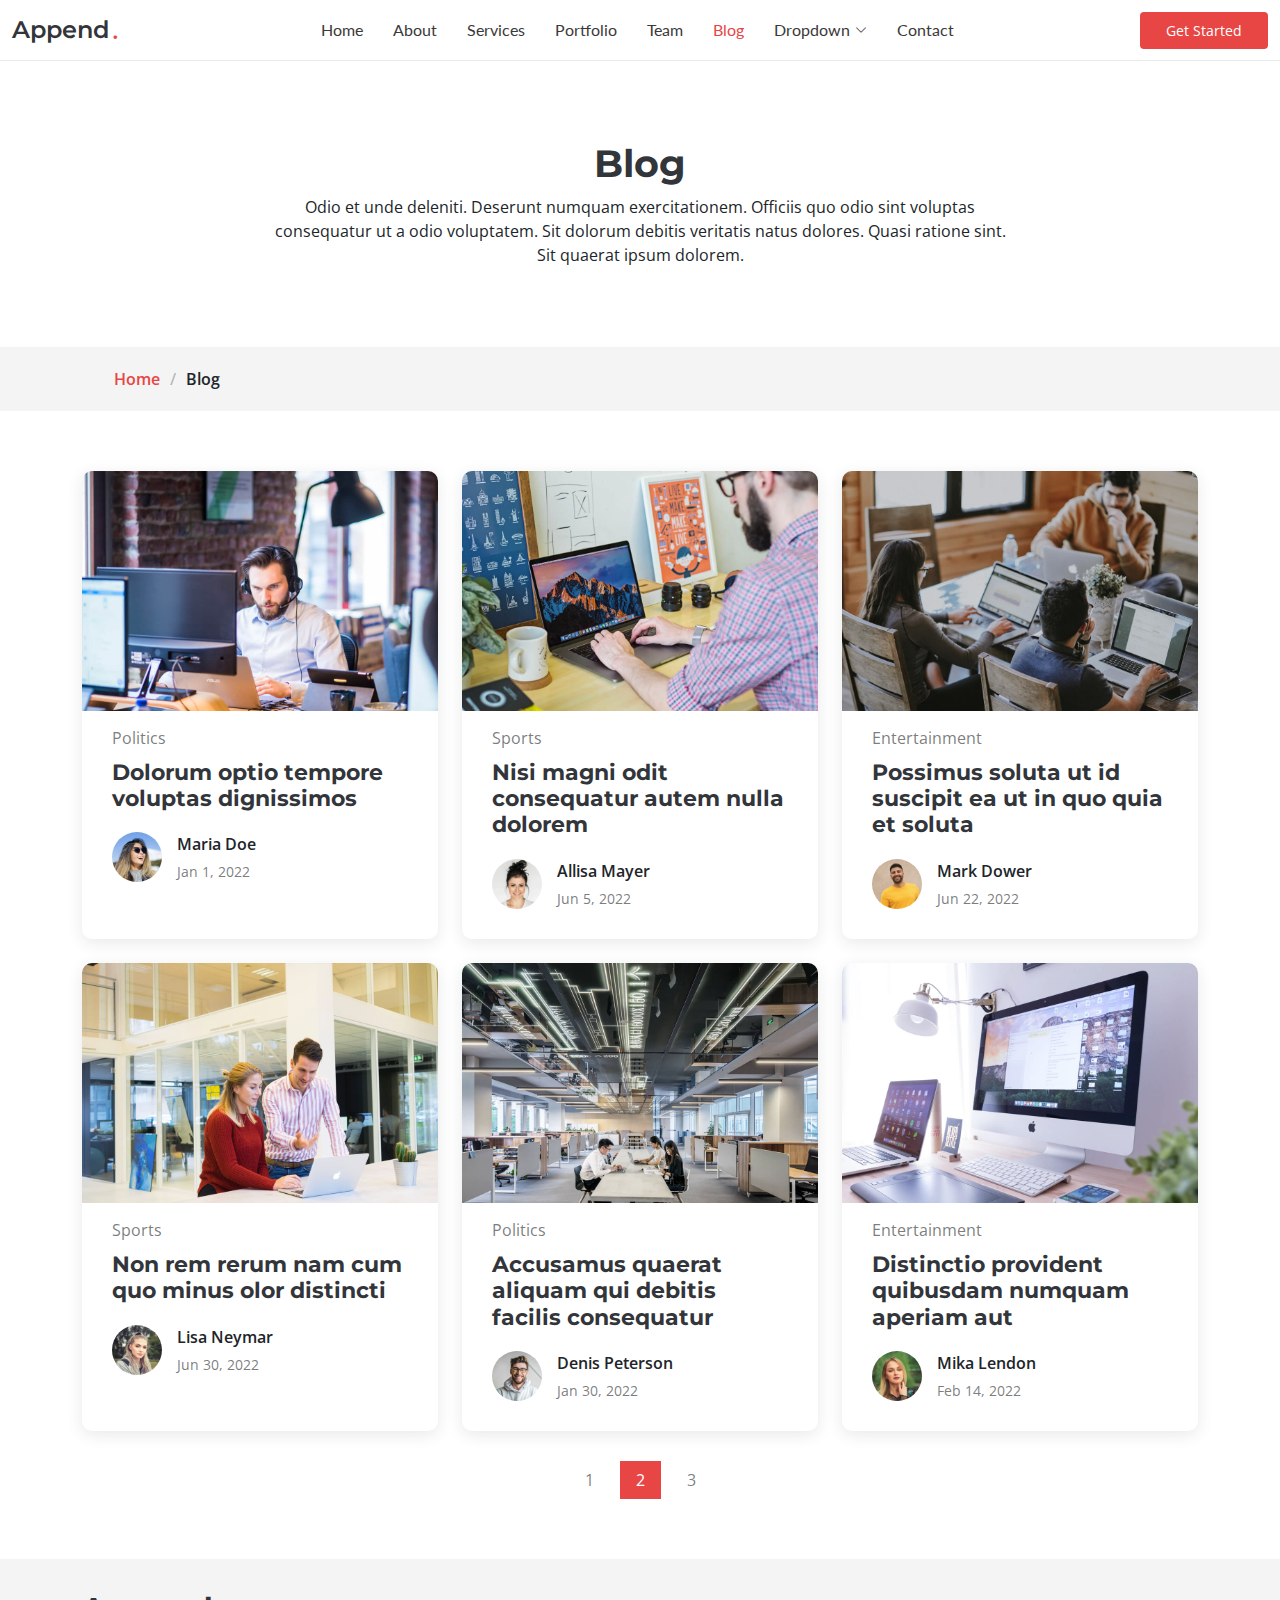
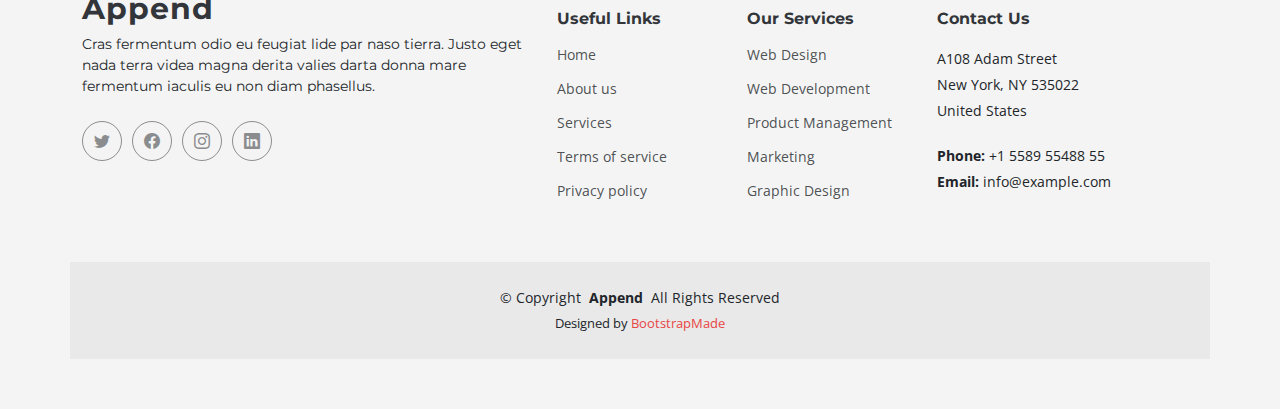
<file: blog.html>
<!DOCTYPE html>
<html lang="en">

<head>
  <meta charset="utf-8">
  <meta content="width=device-width, initial-scale=1.0" name="viewport">

  <title>Blog - Append Bootstrap Temlate</title>
  <meta content="" name="description">
  <meta content="" name="keywords">

  <!-- Favicons -->
  <link href="assets/img/favicon.png" rel="icon">
  <link href="assets/img/apple-touch-icon.png" rel="apple-touch-icon">

  <!-- Fonts -->
  <link href="https://fonts.googleapis.com" rel="preconnect">
  <link href="https://fonts.gstatic.com" rel="preconnect" crossorigin>
  <link href="https://fonts.googleapis.com/css2?family=Open+Sans:ital,wght@0,300;0,400;0,500;0,600;0,700;0,800;1,300;1,400;1,500;1,600;1,700;1,800&family=Montserrat:ital,wght@0,100;0,200;0,300;0,400;0,500;0,600;0,700;0,800;0,900;1,100;1,200;1,300;1,400;1,500;1,600;1,700;1,800;1,900&family=Lato:ital,wght@0,100;0,300;0,400;0,700;0,900;1,100;1,300;1,400;1,700;1,900&display=swap" rel="stylesheet">

  <!-- Vendor CSS Files -->
  <link href="assets/vendor/bootstrap/css/bootstrap.min.css" rel="stylesheet">
  <link href="assets/vendor/bootstrap-icons/bootstrap-icons.css" rel="stylesheet">
  <link href="assets/vendor/glightbox/css/glightbox.min.css" rel="stylesheet">
  <link href="assets/vendor/swiper/swiper-bundle.min.css" rel="stylesheet">
  <link href="assets/vendor/aos/aos.css" rel="stylesheet">

  <!-- Template Main CSS File -->
  <link href="assets/css/main.css" rel="stylesheet">

  <!-- =======================================================
  * Template Name: Append
  * Updated: Sep 18 2023 with Bootstrap v5.3.2
  * Template URL: https://bootstrapmade.com/append-bootstrap-website-template/
  * Author: BootstrapMade.com
  * License: https://bootstrapmade.com/license/
  ======================================================== -->
</head>

<body class="blog-page" data-bs-spy="scroll" data-bs-target="#navmenu">

  <!-- ======= Header ======= -->
  <header id="header" class="header sticky-top d-flex align-items-center">
    <div class="container-fluid d-flex align-items-center justify-content-between">

      <a href="index.html" class="logo d-flex align-items-center me-auto me-xl-0">
        <!-- Uncomment the line below if you also wish to use an image logo -->
        <!-- <img src="assets/img/logo.png" alt=""> -->
        <h1>Append</h1>
        <span>.</span>
      </a>

      <!-- Nav Menu -->
      <nav id="navmenu" class="navmenu">
        <ul>
          <li><a href="index.html#hero">Home</a></li>
          <li><a href="index.html#about">About</a></li>
          <li><a href="index.html#services">Services</a></li>
          <li><a href="index.html#portfolio">Portfolio</a></li>
          <li><a href="index.html#team">Team</a></li>
          <li><a href="blog.html" class="active">Blog</a></li>
          <li class="dropdown has-dropdown"><a href="#"><span>Dropdown</span> <i class="bi bi-chevron-down"></i></a>
            <ul class="dd-box-shadow">
              <li><a href="#">Dropdown 1</a></li>
              <li class="dropdown has-dropdown"><a href="#"><span>Deep Dropdown</span> <i class="bi bi-chevron-down"></i></a>
                <ul class="dd-box-shadow">
                  <li><a href="#">Deep Dropdown 1</a></li>
                  <li><a href="#">Deep Dropdown 2</a></li>
                  <li><a href="#">Deep Dropdown 3</a></li>
                  <li><a href="#">Deep Dropdown 4</a></li>
                  <li><a href="#">Deep Dropdown 5</a></li>
                </ul>
              </li>
              <li><a href="#">Dropdown 2</a></li>
              <li><a href="#">Dropdown 3</a></li>
              <li><a href="#">Dropdown 4</a></li>
            </ul>
          </li>
          <li><a href="index.html#contact">Contact</a></li>
        </ul>

        <i class="mobile-nav-toggle d-xl-none bi bi-list"></i>
      </nav><!-- End Nav Menu -->

      <a class="btn-getstarted" href="index.html#about">Get Started</a>

    </div>
  </header><!-- End Header -->

  <main id="main">

    <!-- Blog Page Title & Breadcrumbs -->
    <div data-aos="fade" class="page-title">
      <div class="heading">
        <div class="container">
          <div class="row d-flex justify-content-center text-center">
            <div class="col-lg-8">
              <h1>Blog</h1>
              <p class="mb-0">Odio et unde deleniti. Deserunt numquam exercitationem. Officiis quo odio sint voluptas consequatur ut a odio voluptatem. Sit dolorum debitis veritatis natus dolores. Quasi ratione sint. Sit quaerat ipsum dolorem.</p>
            </div>
          </div>
        </div>
      </div>
      <nav class="breadcrumbs">
        <div class="container">
          <ol>
            <li><a href="index.html">Home</a></li>
            <li class="current">Blog</li>
          </ol>
        </div>
      </nav>
    </div><!-- End Page Title -->

    <!-- Blog Section - Blog Page -->
    <section id="blog" class="blog">

      <div class="container" data-aos="fade-up" data-aos-delay="100">

        <div class="row gy-4 posts-list">

          <div class="col-xl-4 col-lg-6">
            <article>

              <div class="post-img">
                <img src="assets/img/blog/blog-1.jpg" alt="" class="img-fluid">
              </div>

              <p class="post-category">Politics</p>

              <h2 class="title">
                <a href="blog-details.html">Dolorum optio tempore voluptas dignissimos</a>
              </h2>

              <div class="d-flex align-items-center">
                <img src="assets/img/blog/blog-author.jpg" alt="" class="img-fluid post-author-img flex-shrink-0">
                <div class="post-meta">
                  <p class="post-author">Maria Doe</p>
                  <p class="post-date">
                    <time datetime="2022-01-01">Jan 1, 2022</time>
                  </p>
                </div>
              </div>

            </article>
          </div><!-- End post list item -->

          <div class="col-xl-4 col-lg-6">
            <article>

              <div class="post-img">
                <img src="assets/img/blog/blog-2.jpg" alt="" class="img-fluid">
              </div>

              <p class="post-category">Sports</p>

              <h2 class="title">
                <a href="blog-details.html">Nisi magni odit consequatur autem nulla dolorem</a>
              </h2>

              <div class="d-flex align-items-center">
                <img src="assets/img/blog/blog-author-2.jpg" alt="" class="img-fluid post-author-img flex-shrink-0">
                <div class="post-meta">
                  <p class="post-author">Allisa Mayer</p>
                  <p class="post-date">
                    <time datetime="2022-01-01">Jun 5, 2022</time>
                  </p>
                </div>
              </div>

            </article>
          </div><!-- End post list item -->

          <div class="col-xl-4 col-lg-6">
            <article>

              <div class="post-img">
                <img src="assets/img/blog/blog-3.jpg" alt="" class="img-fluid">
              </div>

              <p class="post-category">Entertainment</p>

              <h2 class="title">
                <a href="blog-details.html">Possimus soluta ut id suscipit ea ut in quo quia et soluta</a>
              </h2>

              <div class="d-flex align-items-center">
                <img src="assets/img/blog/blog-author-3.jpg" alt="" class="img-fluid post-author-img flex-shrink-0">
                <div class="post-meta">
                  <p class="post-author">Mark Dower</p>
                  <p class="post-date">
                    <time datetime="2022-01-01">Jun 22, 2022</time>
                  </p>
                </div>
              </div>

            </article>
          </div><!-- End post list item -->

          <div class="col-xl-4 col-lg-6">
            <article>

              <div class="post-img">
                <img src="assets/img/blog/blog-4.jpg" alt="" class="img-fluid">
              </div>

              <p class="post-category">Sports</p>

              <h2 class="title">
                <a href="blog-details.html">Non rem rerum nam cum quo minus olor distincti</a>
              </h2>

              <div class="d-flex align-items-center">
                <img src="assets/img/blog/blog-author-4.jpg" alt="" class="img-fluid post-author-img flex-shrink-0">
                <div class="post-meta">
                  <p class="post-author">Lisa Neymar</p>
                  <p class="post-date">
                    <time datetime="2022-01-01">Jun 30, 2022</time>
                  </p>
                </div>
              </div>

            </article>
          </div><!-- End post list item -->

          <div class="col-xl-4 col-lg-6">
            <article>

              <div class="post-img">
                <img src="assets/img/blog/blog-5.jpg" alt="" class="img-fluid">
              </div>

              <p class="post-category">Politics</p>

              <h2 class="title">
                <a href="blog-details.html">Accusamus quaerat aliquam qui debitis facilis consequatur</a>
              </h2>

              <div class="d-flex align-items-center">
                <img src="assets/img/blog/blog-author-5.jpg" alt="" class="img-fluid post-author-img flex-shrink-0">
                <div class="post-meta">
                  <p class="post-author">Denis Peterson</p>
                  <p class="post-date">
                    <time datetime="2022-01-01">Jan 30, 2022</time>
                  </p>
                </div>
              </div>

            </article>
          </div><!-- End post list item -->

          <div class="col-xl-4 col-lg-6">
            <article>

              <div class="post-img">
                <img src="assets/img/blog/blog-6.jpg" alt="" class="img-fluid">
              </div>

              <p class="post-category">Entertainment</p>

              <h2 class="title">
                <a href="blog-details.html">Distinctio provident quibusdam numquam aperiam aut</a>
              </h2>

              <div class="d-flex align-items-center">
                <img src="assets/img/blog/blog-author-6.jpg" alt="" class="img-fluid post-author-img flex-shrink-0">
                <div class="post-meta">
                  <p class="post-author">Mika Lendon</p>
                  <p class="post-date">
                    <time datetime="2022-01-01">Feb 14, 2022</time>
                  </p>
                </div>
              </div>

            </article>
          </div><!-- End post list item -->

        </div><!-- End blog posts list -->

        <div class="pagination d-flex justify-content-center">
          <ul>
            <li><a href="#">1</a></li>
            <li class="active"><a href="#">2</a></li>
            <li><a href="#">3</a></li>
          </ul>
        </div><!-- End pagination -->

      </div>

    </section><!-- End Blog Section -->

  </main>

  <!-- ======= Footer ======= -->
  <footer id="footer" class="footer">

    <div class="container footer-top">
      <div class="row gy-4">
        <div class="col-lg-5 col-md-12 footer-about">
          <a href="index.html" class="logo d-flex align-items-center">
            <span>Append</span>
          </a>
          <p>Cras fermentum odio eu feugiat lide par naso tierra. Justo eget nada terra videa magna derita valies darta donna mare fermentum iaculis eu non diam phasellus.</p>
          <div class="social-links d-flex mt-4">
            <a href=""><i class="bi bi-twitter"></i></a>
            <a href=""><i class="bi bi-facebook"></i></a>
            <a href=""><i class="bi bi-instagram"></i></a>
            <a href=""><i class="bi bi-linkedin"></i></a>
          </div>
        </div>

        <div class="col-lg-2 col-6 footer-links">
          <h4>Useful Links</h4>
          <ul>
            <li><a href="#">Home</a></li>
            <li><a href="#">About us</a></li>
            <li><a href="#">Services</a></li>
            <li><a href="#">Terms of service</a></li>
            <li><a href="#">Privacy policy</a></li>
          </ul>
        </div>

        <div class="col-lg-2 col-6 footer-links">
          <h4>Our Services</h4>
          <ul>
            <li><a href="#">Web Design</a></li>
            <li><a href="#">Web Development</a></li>
            <li><a href="#">Product Management</a></li>
            <li><a href="#">Marketing</a></li>
            <li><a href="#">Graphic Design</a></li>
          </ul>
        </div>

        <div class="col-lg-3 col-md-12 footer-contact text-center text-md-start">
          <h4>Contact Us</h4>
          <p>A108 Adam Street</p>
          <p>New York, NY 535022</p>
          <p>United States</p>
          <p class="mt-4"><strong>Phone:</strong> <span>+1 5589 55488 55</span></p>
          <p><strong>Email:</strong> <span>info@example.com</span></p>
        </div>

      </div>
    </div>

    <div class="container copyright text-center mt-4">
      <p>&copy; <span>Copyright</span> <strong class="px-1">Append</strong> <span>All Rights Reserved</span></p>
      <div class="credits">
        <!-- All the links in the footer should remain intact. -->
        <!-- You can delete the links only if you've purchased the pro version. -->
        <!-- Licensing information: https://bootstrapmade.com/license/ -->
        <!-- Purchase the pro version with working PHP/AJAX contact form: [buy-url] -->
        Designed by <a href="https://bootstrapmade.com/">BootstrapMade</a>
      </div>
    </div>

  </footer><!-- End Footer -->

  <!-- Scroll Top Button -->
  <a href="#" id="scroll-top" class="scroll-top d-flex align-items-center justify-content-center"><i class="bi bi-arrow-up-short"></i></a>

  <!-- Preloader -->
  <div id="preloader">
    <div></div>
    <div></div>
    <div></div>
    <div></div>
  </div>

  <!-- Vendor JS Files -->
  <script src="assets/vendor/bootstrap/js/bootstrap.bundle.min.js"></script>
  <script src="assets/vendor/glightbox/js/glightbox.min.js"></script>
  <script src="assets/vendor/purecounter/purecounter_vanilla.js"></script>
  <script src="assets/vendor/isotope-layout/isotope.pkgd.min.js"></script>
  <script src="assets/vendor/swiper/swiper-bundle.min.js"></script>
  <script src="assets/vendor/aos/aos.js"></script>
  <script src="assets/vendor/php-email-form/validate.js"></script>

  <!-- Template Main JS File -->
  <script src="assets/js/main.js"></script>

</body>

</html>
</file>
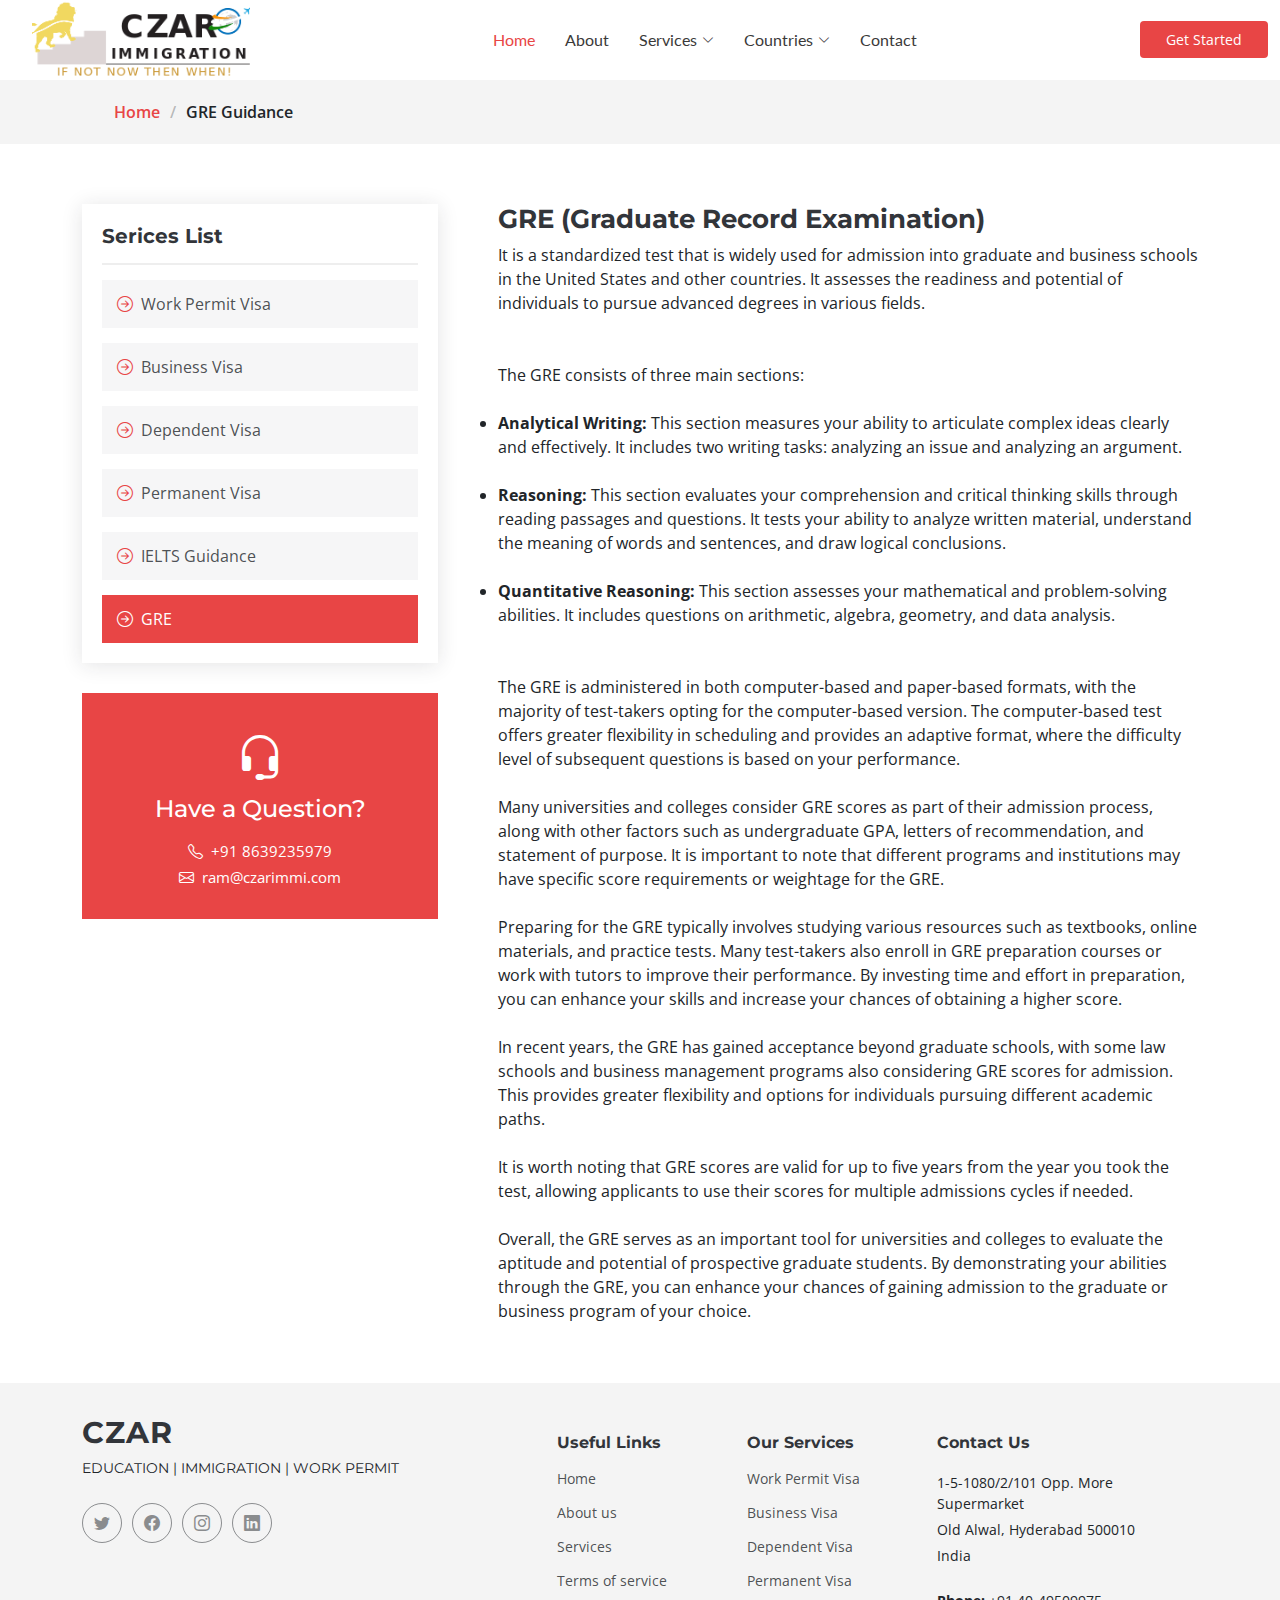
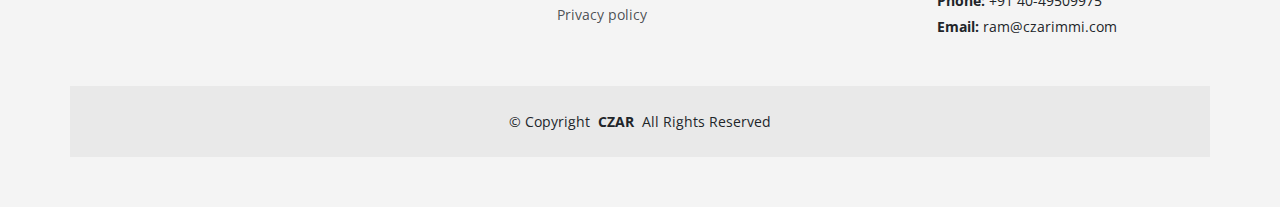
<file: gre.html>
<!DOCTYPE html>
<html lang="en">

<head>
  <meta charset="utf-8">
  <meta content="width=device-width, initial-scale=1.0" name="viewport">

  <title>CZAR Services Details</title>
  <meta content="" name="description">
  <meta content="" name="keywords">

  <!-- Favicons -->
  <link href="assets/img/favicon.png" rel="icon">
  <link href="assets/img/apple-touch-icon.png" rel="apple-touch-icon">

  <!-- Fonts -->
  <link href="https://fonts.googleapis.com" rel="preconnect">
  <link href="https://fonts.gstatic.com" rel="preconnect" crossorigin>
  <link href="https://fonts.googleapis.com/css2?family=Open+Sans:ital,wght@0,300;0,400;0,500;0,600;0,700;0,800;1,300;1,400;1,500;1,600;1,700;1,800&family=Montserrat:ital,wght@0,100;0,200;0,300;0,400;0,500;0,600;0,700;0,800;0,900;1,100;1,200;1,300;1,400;1,500;1,600;1,700;1,800;1,900&family=Lato:ital,wght@0,100;0,300;0,400;0,700;0,900;1,100;1,300;1,400;1,700;1,900&display=swap" rel="stylesheet">

  <!-- Vendor CSS Files -->
  <link href="assets/vendor/bootstrap/css/bootstrap.min.css" rel="stylesheet">
  <link href="assets/vendor/bootstrap-icons/bootstrap-icons.css" rel="stylesheet">
  <link href="assets/vendor/glightbox/css/glightbox.min.css" rel="stylesheet">
  <link href="assets/vendor/swiper/swiper-bundle.min.css" rel="stylesheet">
  <link href="assets/vendor/aos/aos.css" rel="stylesheet">

  <!-- Template Main CSS File -->
  <link href="assets/css/main.css" rel="stylesheet">

  <!-- =======================================================
  * Template Name: Append
  * Updated: Sep 18 2023 with Bootstrap v5.3.2
  * Template URL: https://bootstrapmade.com/append-bootstrap-website-template/
  * Author: BootstrapMade.com
  * License: https://bootstrapmade.com/license/
  ======================================================== -->
</head>

<body class="services-details-page" data-bs-spy="scroll" data-bs-target="#navmenu">

  <!-- ======= Header ======= -->
  <header id="header" class="header sticky-top d-flex align-items-center">
    <div class="container-fluid d-flex align-items-center justify-content-between">

      <a href="index.html" class="logo d-flex align-items-center me-auto me-xl-0">
        <!-- Uncomment the line below if you also wish to use an image logo -->
        <!-- <img src="assets/img/logo.png" alt=""> -->
        <img src="assets\img\czarlogo.png" alt="">
      </a>

      <!-- Nav Menu -->
      <nav id="navmenu" class="navmenu">
        <ul>
          <li><a href="index.html#home" class="active">Home</a></li>
          <li><a href="index.html#about">About</a></li>
          <!-- <li><a href="index.html#services">Services</a></li> -->
          <li class="dropdown has-dropdown"><a href="index.html#services"><span>Services</span> <i class="bi bi-chevron-down"></i></a>
            <ul class="dd-box-shadow">
              <li><a href="work-permit-visa.html">Work Permit Visa</a></li>
              <li><a href="business-visa.html">Business Visa</a></li>
              <li><a href="dependent-visa.html">Dependent Visa</a></li>
              <li><a href="permanent-visa.html">Permanent Visa</a></li>
              <li><a href="ielts-guidence.html">IELTS Guidance</a></li>
              <li><a href="gre.html">GRE</a></li>
            </ul>
          </li>
          <!-- <li><a href="index.html#countries">Countries</a></li> -->
          <li class="dropdown has-dropdown"><a href="index.html#Countries"><span>Countries</span> <i class="bi bi-chevron-down"></i></a>
            <ul class="dd-box-shadow">
              <li><a href="usa.html">USA</a></li>
              <li><a href="canada.html">Canada</a></li>
              <li><a href="australia.html">Australia</a></li>
              <li><a href="permanent-visa.html">United Kindom</a></li>
            </ul>
          </li>
          <li><a href="index.html#contact">Contact</a></li>
        </ul>

        <i class="mobile-nav-toggle d-xl-none bi bi-list"></i>
      </nav><!-- End Nav Menu -->

      <a class="btn-getstarted" href="index.html#about">Get Started</a>

    </div>
  </header><!-- End Header -->

  <main id="main">

    <!-- Services Details Page Title & Breadcrumbs -->
    <div data-aos="fade" class="page-title">
      <nav class="breadcrumbs">
        <div class="container">
          <ol>
            <li><a href="index.html">Home</a></li>
            <li class="current">GRE Guidance</li>
          </ol>
        </div>
      </nav>
    </div><!-- End Page Title -->

    <!-- Service-details Section - Services Details Page -->
    <section id="service-details" class="service-details">

      <div class="container">

        <div class="row gy-5">

          <div class="col-lg-4" data-aos="fade-up" data-aos-delay="100">

            <div class="service-box">
              <h4>Serices List</h4>
              <div class="services-list">
                <a href="work-permit-visa.html"><i class="bi bi-arrow-right-circle"></i><span>Work Permit Visa</span></a>
                <a href="business-visa.html"><i class="bi bi-arrow-right-circle"></i><span>Business Visa</span></a>
                <a href="dependent-visa.html"><i class="bi bi-arrow-right-circle"></i><span>Dependent Visa</span></a>
                <a href="permanent-visa.html"><i class="bi bi-arrow-right-circle"></i><span>Permanent Visa</span></a>
                <a href="ielts-guidence.html"><i class="bi bi-arrow-right-circle"></i><span>IELTS Guidance</span></a>
                <a href="#" class="active"><i class="bi bi-arrow-right-circle"></i><span>GRE</span></a>
              </div>
            </div><!-- End Services List -->

            <div class="help-box d-flex flex-column justify-content-center align-items-center">
              <i class="bi bi-headset help-icon"></i>
              <h4>Have a Question?</h4>
              <p class="d-flex align-items-center mt-2 mb-0"><i class="bi bi-telephone me-2"></i> <span>+91 8639235979</span></p>
              <p class="d-flex align-items-center mt-1 mb-0"><i class="bi bi-envelope me-2"></i> <a href="mailto:ram@czarimmi.com">ram@czarimmi.com</a></span></p>
            </div>

          </div>

          <div class="col-lg-8 ps-lg-5" data-aos="fade-up" data-aos-delay="200">
            <!-- <img src="https://britishielts.in/blog/wp-content/uploads/2016/07/ielts-coaching-chandigarh.jpg" alt="" class="img-fluid services-img"> -->
            <h3>GRE (Graduate Record Examination)</h3>
            <div>
It is a standardized test that is widely used for admission into graduate and business schools in the United States and other countries. It assesses the readiness and potential of individuals to pursue advanced degrees in various fields.
<br><br><br>
The GRE consists of three main sections:
<br><br>
<li><b>Analytical Writing:</b> This section measures your ability to articulate complex ideas clearly and effectively. It includes two writing tasks: analyzing an issue and analyzing an argument.</li>
<br><li><b>Reasoning:</b> This section evaluates your comprehension and critical thinking skills through reading passages and questions. It tests your ability to analyze written material, understand the meaning of words and sentences, and draw logical conclusions.</li>
<br><li><b>Quantitative Reasoning:</b> This section assesses your mathematical and problem-solving abilities. It includes questions on arithmetic, algebra, geometry, and data analysis.</li>
<br><br>
The GRE is administered in both computer-based and paper-based formats, with the majority of test-takers opting for the computer-based version. The computer-based test offers greater flexibility in scheduling and provides an adaptive format, where the difficulty level of subsequent questions is based on your performance.
<br><br>
Many universities and colleges consider GRE scores as part of their admission process, along with other factors such as undergraduate GPA, letters of recommendation, and statement of purpose. It is important to note that different programs and institutions may have specific score requirements or weightage for the GRE.
<br><br>
Preparing for the GRE typically involves studying various resources such as textbooks, online materials, and practice tests. Many test-takers also enroll in GRE preparation courses or work with tutors to improve their performance. By investing time and effort in preparation, you can enhance your skills and increase your chances of obtaining a higher score.
<br><br>
In recent years, the GRE has gained acceptance beyond graduate schools, with some law schools and business management programs also considering GRE scores for admission. This provides greater flexibility and options for individuals pursuing different academic paths.
<br><br>
It is worth noting that GRE scores are valid for up to five years from the year you took the test, allowing applicants to use their scores for multiple admissions cycles if needed.
<br><br>
Overall, the GRE serves as an important tool for universities and colleges to evaluate the aptitude and potential of prospective graduate students. By demonstrating your abilities through the GRE, you can enhance your chances of gaining admission to the graduate or business program of your choice.
            </div>
          </div>

        </div>

      </div>

    </section><!-- End Service-details Section -->

  </main>

  <!-- ======= Footer ======= -->
  <footer id="footer" class="footer">

    <div class="container footer-top">
      <div class="row gy-4">
        <div class="col-lg-5 col-md-12 footer-about">
          <a href="index.html" class="logo d-flex align-items-center">
            <span>CZAR</span>
          </a>
          <!-- <p>If not now then when!</p> -->
          <p>EDUCATION | IMMIGRATION | WORK PERMIT</p>
          <div class="social-links d-flex mt-4">
            <a href=""><i class="bi bi-twitter"></i></a>
            <a href=""><i class="bi bi-facebook"></i></a>
            <a href=""><i class="bi bi-instagram"></i></a>
            <a href=""><i class="bi bi-linkedin"></i></a>
          </div>
        </div>

        <div class="col-lg-2 col-6 footer-links">
          <h4>Useful Links</h4>
          <ul>
            <li><a href="#">Home</a></li>
            <li><a href="#">About us</a></li>
            <li><a href="#">Services</a></li>
            <li><a href="#">Terms of service</a></li>
            <li><a href="#">Privacy policy</a></li>
          </ul>
        </div>

        <div class="col-lg-2 col-6 footer-links">
          <h4>Our Services</h4>
          <ul>
            <li><a href="#">Work Permit Visa</a></li>
            <li><a href="#">Business Visa</a></li>
            <li><a href="#">Dependent Visa</a></li>
            <li><a href="#">Permanent Visa</a></li>
          </ul>
        </div>

        <div class="col-lg-3 col-md-12 footer-contact text-center text-md-start">
          <h4>Contact Us</h4>
          <p>1-5-1080/2/101 Opp. More Supermarket</p>
          <p>Old Alwal, Hyderabad 500010</p>
          <p>India</p>
          <p class="mt-4"><strong>Phone:</strong> <span>+91 40-49509975</span></p>
          <p><strong>Email:</strong> <span>ram@czarimmi.com</span></p>
        </div>

      </div>
    </div>

    <div class="container copyright text-center mt-4">
      <p>&copy; <span>Copyright</span> <strong class="px-1">CZAR</strong> <span>All Rights Reserved</span></p>
    </div>

  </footer><!-- End Footer -->

  <!-- Scroll Top Button -->
  <a href="#" id="scroll-top" class="scroll-top d-flex align-items-center justify-content-center"><i class="bi bi-arrow-up-short"></i></a>

  <!-- Preloader -->
  <div id="preloader">
    <div></div>
    <div></div>
    <div></div>
    <div></div>
  </div>

  <!-- Vendor JS Files -->
  <script src="assets/vendor/bootstrap/js/bootstrap.bundle.min.js"></script>
  <script src="assets/vendor/glightbox/js/glightbox.min.js"></script>
  <script src="assets/vendor/purecounter/purecounter_vanilla.js"></script>
  <script src="assets/vendor/isotope-layout/isotope.pkgd.min.js"></script>
  <script src="assets/vendor/swiper/swiper-bundle.min.js"></script>
  <script src="assets/vendor/aos/aos.js"></script>
  <script src="assets/vendor/php-email-form/validate.js"></script>

  <!-- Template Main JS File -->
  <script src="assets/js/main.js"></script>

</body>

</html>
</file>
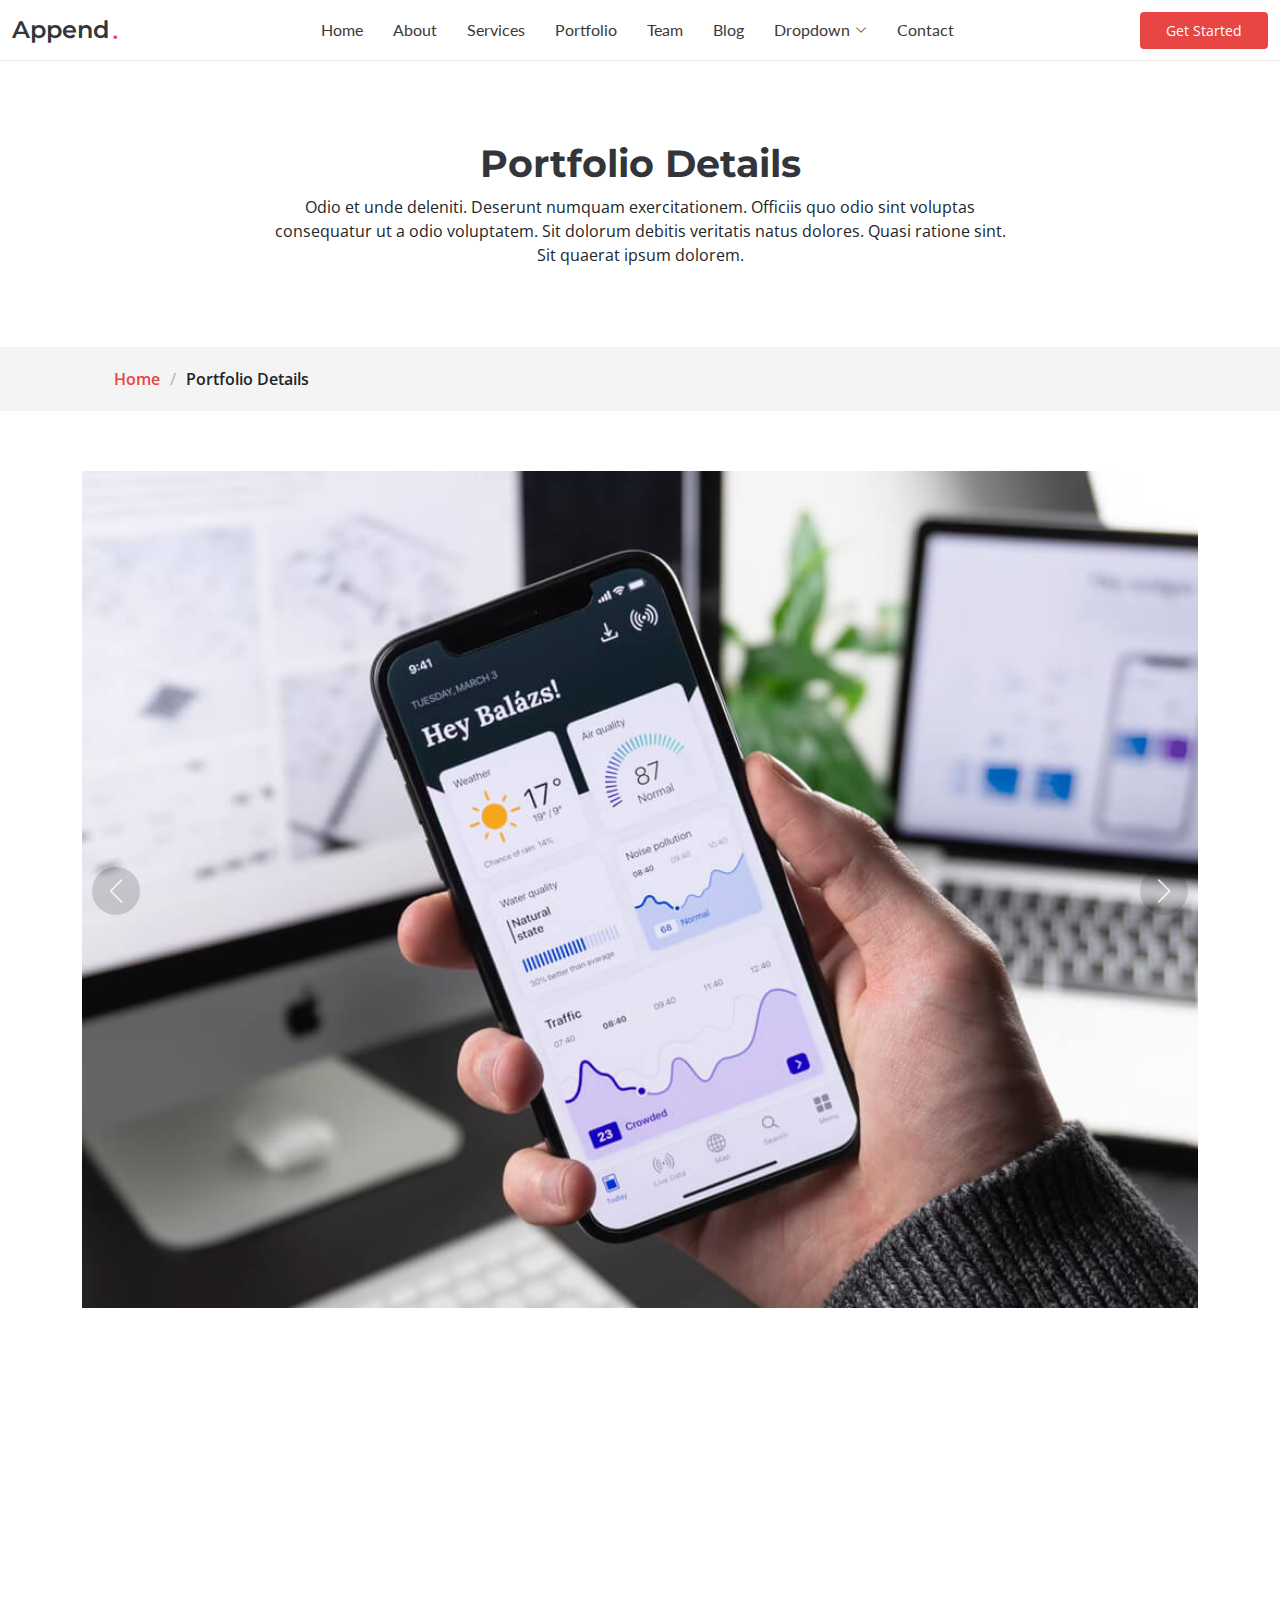
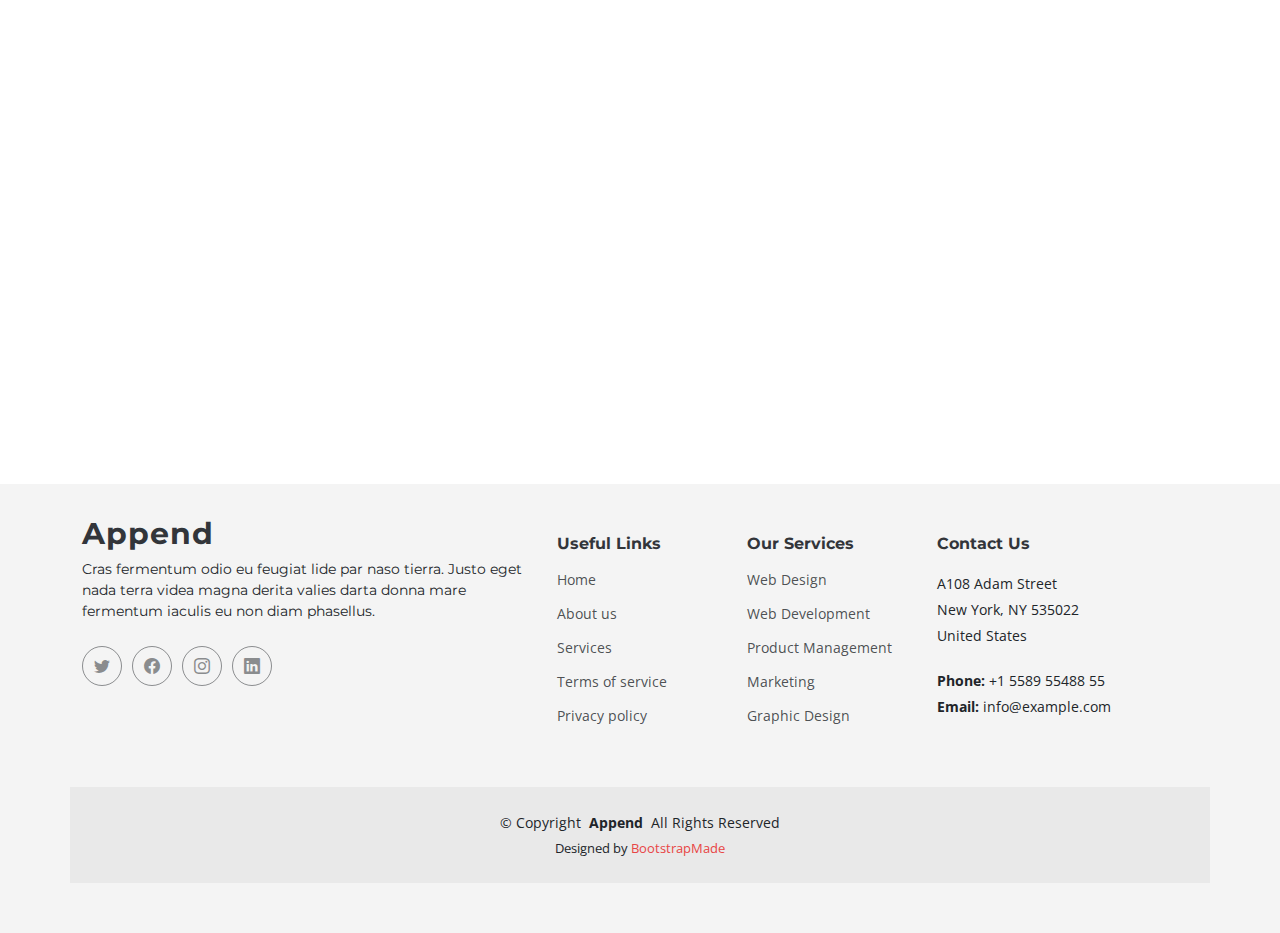
<file: portfolio-details.html>
<!DOCTYPE html>
<html lang="en">

<head>
  <meta charset="utf-8">
  <meta content="width=device-width, initial-scale=1.0" name="viewport">

  <title>Portfolio Details - Append Bootstrap Temlate</title>
  <meta content="" name="description">
  <meta content="" name="keywords">

  <!-- Favicons -->
  <link href="assets/img/favicon.png" rel="icon">
  <link href="assets/img/apple-touch-icon.png" rel="apple-touch-icon">

  <!-- Fonts -->
  <link href="https://fonts.googleapis.com" rel="preconnect">
  <link href="https://fonts.gstatic.com" rel="preconnect" crossorigin>
  <link href="https://fonts.googleapis.com/css2?family=Open+Sans:ital,wght@0,300;0,400;0,500;0,600;0,700;0,800;1,300;1,400;1,500;1,600;1,700;1,800&family=Montserrat:ital,wght@0,100;0,200;0,300;0,400;0,500;0,600;0,700;0,800;0,900;1,100;1,200;1,300;1,400;1,500;1,600;1,700;1,800;1,900&family=Lato:ital,wght@0,100;0,300;0,400;0,700;0,900;1,100;1,300;1,400;1,700;1,900&display=swap" rel="stylesheet">

  <!-- Vendor CSS Files -->
  <link href="assets/vendor/bootstrap/css/bootstrap.min.css" rel="stylesheet">
  <link href="assets/vendor/bootstrap-icons/bootstrap-icons.css" rel="stylesheet">
  <link href="assets/vendor/glightbox/css/glightbox.min.css" rel="stylesheet">
  <link href="assets/vendor/swiper/swiper-bundle.min.css" rel="stylesheet">
  <link href="assets/vendor/aos/aos.css" rel="stylesheet">

  <!-- Template Main CSS File -->
  <link href="assets/css/main.css" rel="stylesheet">

  <!-- =======================================================
  * Template Name: Append
  * Updated: Sep 18 2023 with Bootstrap v5.3.2
  * Template URL: https://bootstrapmade.com/append-bootstrap-website-template/
  * Author: BootstrapMade.com
  * License: https://bootstrapmade.com/license/
  ======================================================== -->
</head>

<body class="portfolio-details-page" data-bs-spy="scroll" data-bs-target="#navmenu">

  <!-- ======= Header ======= -->
  <header id="header" class="header sticky-top d-flex align-items-center">
    <div class="container-fluid d-flex align-items-center justify-content-between">

      <a href="index.html" class="logo d-flex align-items-center me-auto me-xl-0">
        <!-- Uncomment the line below if you also wish to use an image logo -->
        <!-- <img src="assets/img/logo.png" alt=""> -->
        <h1>Append</h1>
        <span>.</span>
      </a>

      <!-- Nav Menu -->
      <nav id="navmenu" class="navmenu">
        <ul>
          <li><a href="index.html#hero">Home</a></li>
          <li><a href="index.html#about">About</a></li>
          <li><a href="index.html#services">Services</a></li>
          <li><a href="index.html#portfolio">Portfolio</a></li>
          <li><a href="index.html#team">Team</a></li>
          <li><a href="blog.html">Blog</a></li>
          <li class="dropdown has-dropdown"><a href="#"><span>Dropdown</span> <i class="bi bi-chevron-down"></i></a>
            <ul class="dd-box-shadow">
              <li><a href="#">Dropdown 1</a></li>
              <li class="dropdown has-dropdown"><a href="#"><span>Deep Dropdown</span> <i class="bi bi-chevron-down"></i></a>
                <ul class="dd-box-shadow">
                  <li><a href="#">Deep Dropdown 1</a></li>
                  <li><a href="#">Deep Dropdown 2</a></li>
                  <li><a href="#">Deep Dropdown 3</a></li>
                  <li><a href="#">Deep Dropdown 4</a></li>
                  <li><a href="#">Deep Dropdown 5</a></li>
                </ul>
              </li>
              <li><a href="#">Dropdown 2</a></li>
              <li><a href="#">Dropdown 3</a></li>
              <li><a href="#">Dropdown 4</a></li>
            </ul>
          </li>
          <li><a href="index.html#contact">Contact</a></li>
        </ul>

        <i class="mobile-nav-toggle d-xl-none bi bi-list"></i>
      </nav><!-- End Nav Menu -->

      <a class="btn-getstarted" href="index.html#about">Get Started</a>

    </div>
  </header><!-- End Header -->

  <main id="main">

    <!-- Portfolio Details Page Title & Breadcrumbs -->
    <div data-aos="fade" class="page-title">
      <div class="heading">
        <div class="container">
          <div class="row d-flex justify-content-center text-center">
            <div class="col-lg-8">
              <h1>Portfolio Details</h1>
              <p class="mb-0">Odio et unde deleniti. Deserunt numquam exercitationem. Officiis quo odio sint voluptas consequatur ut a odio voluptatem. Sit dolorum debitis veritatis natus dolores. Quasi ratione sint. Sit quaerat ipsum dolorem.</p>
            </div>
          </div>
        </div>
      </div>
      <nav class="breadcrumbs">
        <div class="container">
          <ol>
            <li><a href="index.html">Home</a></li>
            <li class="current">Portfolio Details</li>
          </ol>
        </div>
      </nav>
    </div><!-- End Page Title -->

    <!-- Portfolio-details Section - Portfolio Details Page -->
    <section id="portfolio-details" class="portfolio-details">

      <div class="container" data-aos="fade-up">

        <div class="portfolio-details-slider swiper">
          <template class="swiper-config">
            {
            "loop": true,
            "speed" : 600,
            "autoplay": {
            "delay": 5000
            },
            "slidesPerView": "auto",
            "navigation": {
            "nextEl": ".swiper-button-next",
            "prevEl": ".swiper-button-prev"
            }
            }
          </template>
          <div class="swiper-wrapper align-items-center">

            <div class="swiper-slide">
              <img src="assets/img/portfolio/app-1.jpg" alt="">
            </div>

            <div class="swiper-slide">
              <img src="assets/img/portfolio/product-1.jpg" alt="">
            </div>

            <div class="swiper-slide">
              <img src="assets/img/portfolio/branding-1.jpg" alt="">
            </div>

            <div class="swiper-slide">
              <img src="assets/img/portfolio/books-1.jpg" alt="">
            </div>

          </div>
          <div class="swiper-button-prev"></div>
          <div class="swiper-button-next"></div>
        </div>

        <div class="row justify-content-between gy-4 mt-4">

          <div class="col-lg-8" data-aos="fade-up">
            <div class="portfolio-description">
              <h2>This is an example of portfolio details</h2>
              <p>
                Autem ipsum nam porro corporis rerum. Quis eos dolorem eos itaque inventore commodi labore quia quia. Exercitationem repudiandae officiis neque suscipit non officia eaque itaque enim. Voluptatem officia accusantium nesciunt est omnis tempora consectetur dignissimos. Sequi nulla at esse enim cum deserunt eius.
              </p>
              <p>
                Amet consequatur qui dolore veniam voluptatem voluptatem sit. Non aspernatur atque natus ut cum nam et. Praesentium error dolores rerum minus sequi quia veritatis eum. Eos et doloribus doloremque nesciunt molestiae laboriosam.
              </p>

              <div class="testimonial-item">
                <p>
                  <i class="bi bi-quote quote-icon-left"></i>
                  <span>Export tempor illum tamen malis malis eram quae irure esse labore quem cillum quid cillum eram malis quorum velit fore eram velit sunt aliqua noster fugiat irure amet legam anim culpa.</span>
                  <i class="bi bi-quote quote-icon-right"></i>
                </p>
                <div>
                  <img src="assets/img/testimonials/testimonials-2.jpg" class="testimonial-img" alt="">
                  <h3>Sara Wilsson</h3>
                  <h4>Designer</h4>
                </div>
              </div>

              <p>
                Impedit ipsum quae et aliquid doloribus et voluptatem quasi. Perspiciatis occaecati earum et magnam animi. Quibusdam non qui ea vitae suscipit vitae sunt. Repudiandae incidunt cumque minus deserunt assumenda tempore. Delectus voluptas necessitatibus est.
              </p>

              <p>
                Sunt voluptatum sapiente facilis quo odio aut ipsum repellat debitis. Molestiae et autem libero. Explicabo et quod necessitatibus similique quis dolor eum. Numquam eaque praesentium rem et qui nesciunt.
              </p>

            </div>
          </div>

          <div class="col-lg-3" data-aos="fade-up" data-aos-delay="100">
            <div class="portfolio-info">
              <h3>Project information</h3>
              <ul>
                <li><strong>Category</strong> Web design</li>
                <li><strong>Client</strong> ASU Company</li>
                <li><strong>Project date</strong> 01 March, 2020</li>
                <li><strong>Project URL</strong> <a href="#">www.example.com</a></li>
                <li><a href="#" class="btn-visit align-self-start">Visit Website</a></li>
              </ul>
            </div>
          </div>

        </div>

      </div>

    </section><!-- End Portfolio-details Section -->

  </main>

  <!-- ======= Footer ======= -->
  <footer id="footer" class="footer">

    <div class="container footer-top">
      <div class="row gy-4">
        <div class="col-lg-5 col-md-12 footer-about">
          <a href="index.html" class="logo d-flex align-items-center">
            <span>Append</span>
          </a>
          <p>Cras fermentum odio eu feugiat lide par naso tierra. Justo eget nada terra videa magna derita valies darta donna mare fermentum iaculis eu non diam phasellus.</p>
          <div class="social-links d-flex mt-4">
            <a href=""><i class="bi bi-twitter"></i></a>
            <a href=""><i class="bi bi-facebook"></i></a>
            <a href=""><i class="bi bi-instagram"></i></a>
            <a href=""><i class="bi bi-linkedin"></i></a>
          </div>
        </div>

        <div class="col-lg-2 col-6 footer-links">
          <h4>Useful Links</h4>
          <ul>
            <li><a href="#">Home</a></li>
            <li><a href="#">About us</a></li>
            <li><a href="#">Services</a></li>
            <li><a href="#">Terms of service</a></li>
            <li><a href="#">Privacy policy</a></li>
          </ul>
        </div>

        <div class="col-lg-2 col-6 footer-links">
          <h4>Our Services</h4>
          <ul>
            <li><a href="#">Web Design</a></li>
            <li><a href="#">Web Development</a></li>
            <li><a href="#">Product Management</a></li>
            <li><a href="#">Marketing</a></li>
            <li><a href="#">Graphic Design</a></li>
          </ul>
        </div>

        <div class="col-lg-3 col-md-12 footer-contact text-center text-md-start">
          <h4>Contact Us</h4>
          <p>A108 Adam Street</p>
          <p>New York, NY 535022</p>
          <p>United States</p>
          <p class="mt-4"><strong>Phone:</strong> <span>+1 5589 55488 55</span></p>
          <p><strong>Email:</strong> <span>info@example.com</span></p>
        </div>

      </div>
    </div>

    <div class="container copyright text-center mt-4">
      <p>&copy; <span>Copyright</span> <strong class="px-1">Append</strong> <span>All Rights Reserved</span></p>
      <div class="credits">
        <!-- All the links in the footer should remain intact. -->
        <!-- You can delete the links only if you've purchased the pro version. -->
        <!-- Licensing information: https://bootstrapmade.com/license/ -->
        <!-- Purchase the pro version with working PHP/AJAX contact form: [buy-url] -->
        Designed by <a href="https://bootstrapmade.com/">BootstrapMade</a>
      </div>
    </div>

  </footer><!-- End Footer -->

  <!-- Scroll Top Button -->
  <a href="#" id="scroll-top" class="scroll-top d-flex align-items-center justify-content-center"><i class="bi bi-arrow-up-short"></i></a>

  <!-- Preloader -->
  <div id="preloader">
    <div></div>
    <div></div>
    <div></div>
    <div></div>
  </div>

  <!-- Vendor JS Files -->
  <script src="assets/vendor/bootstrap/js/bootstrap.bundle.min.js"></script>
  <script src="assets/vendor/glightbox/js/glightbox.min.js"></script>
  <script src="assets/vendor/purecounter/purecounter_vanilla.js"></script>
  <script src="assets/vendor/isotope-layout/isotope.pkgd.min.js"></script>
  <script src="assets/vendor/swiper/swiper-bundle.min.js"></script>
  <script src="assets/vendor/aos/aos.js"></script>
  <script src="assets/vendor/php-email-form/validate.js"></script>

  <!-- Template Main JS File -->
  <script src="assets/js/main.js"></script>

</body>

</html>
</file>
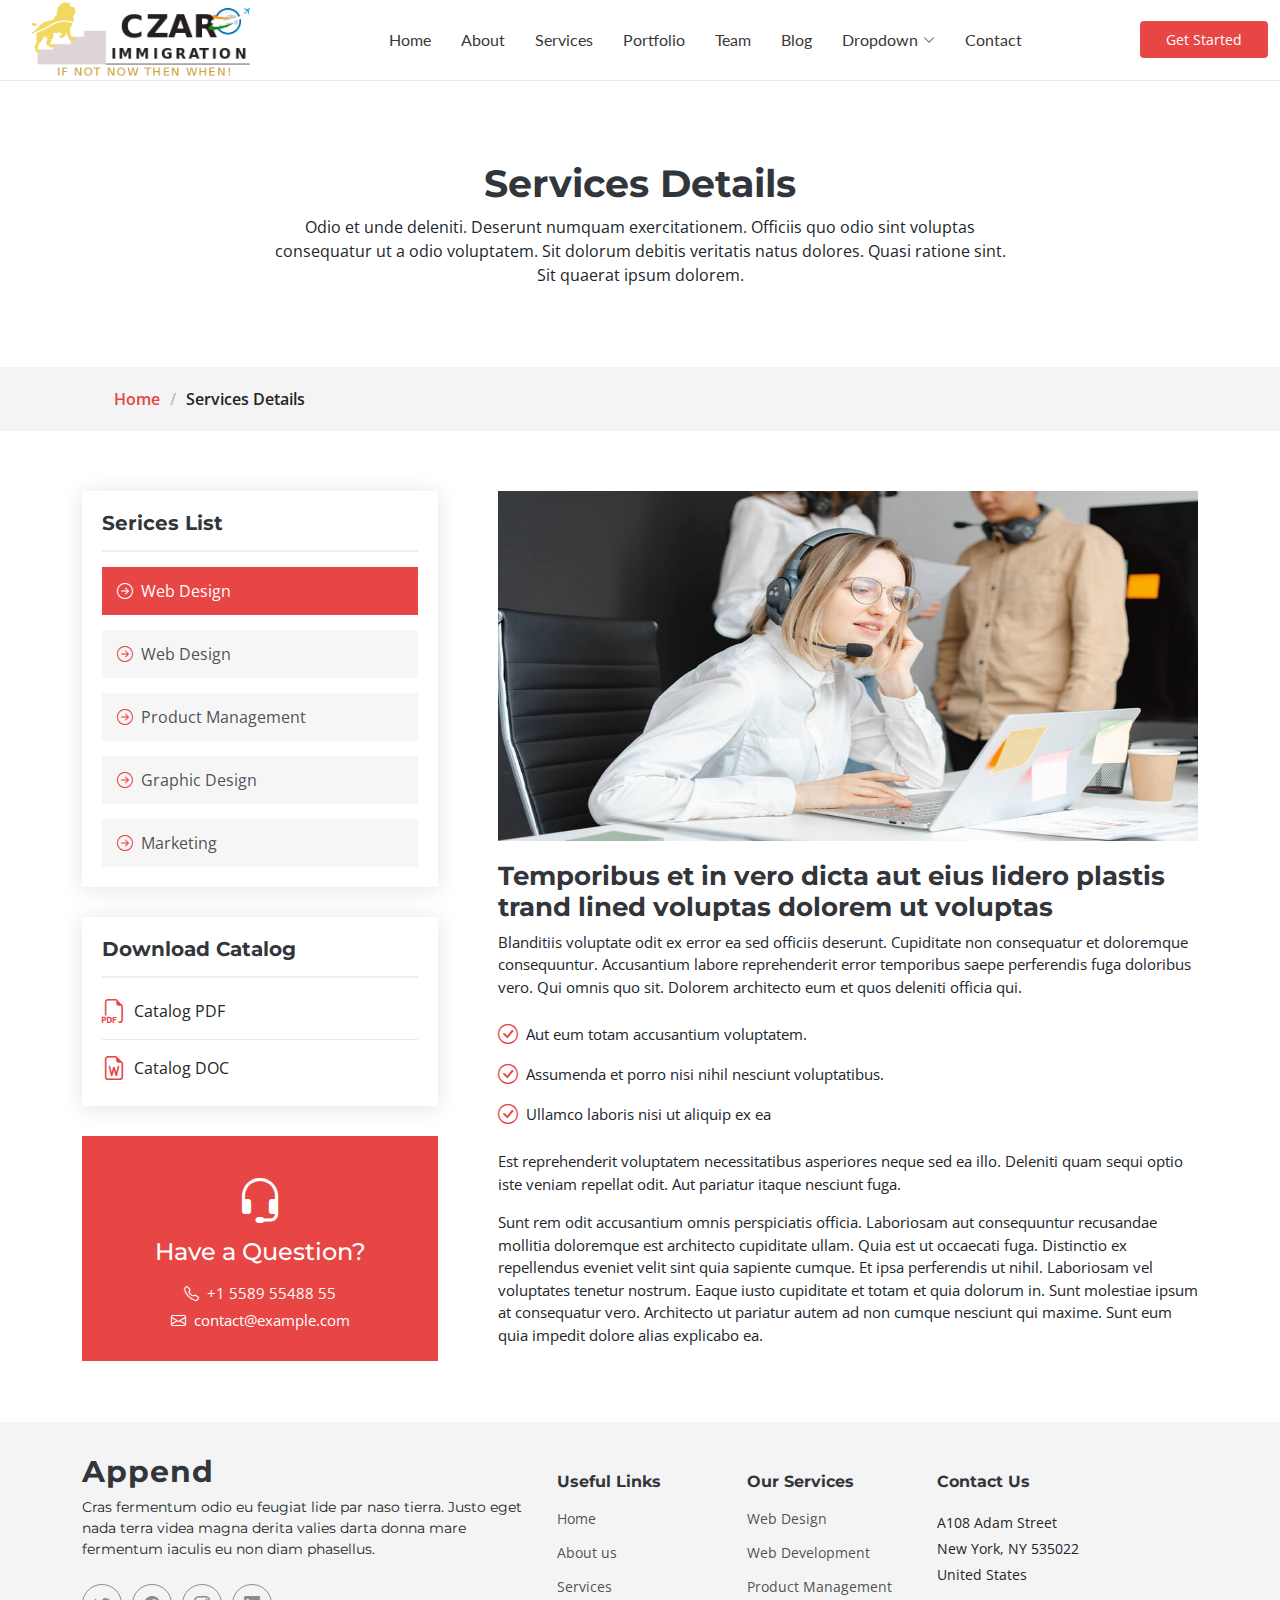
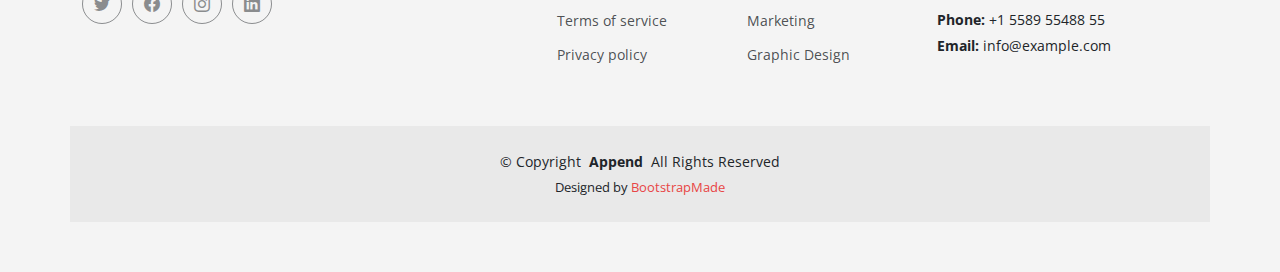
<file: services-details copy.html>
<!DOCTYPE html>
<html lang="en">

<head>
  <meta charset="utf-8">
  <meta content="width=device-width, initial-scale=1.0" name="viewport">

  <title>Services Details - Append Bootstrap Temlate</title>
  <meta content="" name="description">
  <meta content="" name="keywords">

  <!-- Favicons -->
  <link href="assets/img/favicon.png" rel="icon">
  <link href="assets/img/apple-touch-icon.png" rel="apple-touch-icon">

  <!-- Fonts -->
  <link href="https://fonts.googleapis.com" rel="preconnect">
  <link href="https://fonts.gstatic.com" rel="preconnect" crossorigin>
  <link href="https://fonts.googleapis.com/css2?family=Open+Sans:ital,wght@0,300;0,400;0,500;0,600;0,700;0,800;1,300;1,400;1,500;1,600;1,700;1,800&family=Montserrat:ital,wght@0,100;0,200;0,300;0,400;0,500;0,600;0,700;0,800;0,900;1,100;1,200;1,300;1,400;1,500;1,600;1,700;1,800;1,900&family=Lato:ital,wght@0,100;0,300;0,400;0,700;0,900;1,100;1,300;1,400;1,700;1,900&display=swap" rel="stylesheet">

  <!-- Vendor CSS Files -->
  <link href="assets/vendor/bootstrap/css/bootstrap.min.css" rel="stylesheet">
  <link href="assets/vendor/bootstrap-icons/bootstrap-icons.css" rel="stylesheet">
  <link href="assets/vendor/glightbox/css/glightbox.min.css" rel="stylesheet">
  <link href="assets/vendor/swiper/swiper-bundle.min.css" rel="stylesheet">
  <link href="assets/vendor/aos/aos.css" rel="stylesheet">

  <!-- Template Main CSS File -->
  <link href="assets/css/main.css" rel="stylesheet">

  <!-- =======================================================
  * Template Name: Append
  * Updated: Sep 18 2023 with Bootstrap v5.3.2
  * Template URL: https://bootstrapmade.com/append-bootstrap-website-template/
  * Author: BootstrapMade.com
  * License: https://bootstrapmade.com/license/
  ======================================================== -->
</head>

<body class="services-details-page" data-bs-spy="scroll" data-bs-target="#navmenu">

  <!-- ======= Header ======= -->
  <header id="header" class="header sticky-top d-flex align-items-center">
    <div class="container-fluid d-flex align-items-center justify-content-between">

      <a href="index.html" class="logo d-flex align-items-center me-auto me-xl-0">
        <!-- Uncomment the line below if you also wish to use an image logo -->
        <!-- <img src="assets/img/logo.png" alt=""> -->
        <img src="assets\img\czarlogo.png" alt="">
      </a>

      <!-- Nav Menu -->
      <nav id="navmenu" class="navmenu">
        <ul>
          <li><a href="index.html#hero">Home</a></li>
          <li><a href="index.html#about">About</a></li>
          <li><a href="index.html#services">Services</a></li>
          <li><a href="index.html#portfolio">Portfolio</a></li>
          <li><a href="index.html#team">Team</a></li>
          <li><a href="blog.html">Blog</a></li>
          <li class="dropdown has-dropdown"><a href="#"><span>Dropdown</span> <i class="bi bi-chevron-down"></i></a>
            <ul class="dd-box-shadow">
              <li><a href="#">Dropdown 1</a></li>
              <li class="dropdown has-dropdown"><a href="#"><span>Deep Dropdown</span> <i class="bi bi-chevron-down"></i></a>
                <ul class="dd-box-shadow">
                  <li><a href="#">Deep Dropdown 1</a></li>
                  <li><a href="#">Deep Dropdown 2</a></li>
                  <li><a href="#">Deep Dropdown 3</a></li>
                  <li><a href="#">Deep Dropdown 4</a></li>
                  <li><a href="#">Deep Dropdown 5</a></li>
                </ul>
              </li>
              <li><a href="#">Dropdown 2</a></li>
              <li><a href="#">Dropdown 3</a></li>
              <li><a href="#">Dropdown 4</a></li>
            </ul>
          </li>
          <li><a href="index.html#contact">Contact</a></li>
        </ul>

        <i class="mobile-nav-toggle d-xl-none bi bi-list"></i>
      </nav><!-- End Nav Menu -->

      <a class="btn-getstarted" href="index.html#about">Get Started</a>

    </div>
  </header><!-- End Header -->

  <main id="main">

    <!-- Services Details Page Title & Breadcrumbs -->
    <div data-aos="fade" class="page-title">
      <div class="heading">
        <div class="container">
          <div class="row d-flex justify-content-center text-center">
            <div class="col-lg-8">
              <h1>Services Details</h1>
              <p class="mb-0">Odio et unde deleniti. Deserunt numquam exercitationem. Officiis quo odio sint voluptas consequatur ut a odio voluptatem. Sit dolorum debitis veritatis natus dolores. Quasi ratione sint. Sit quaerat ipsum dolorem.</p>
            </div>
          </div>
        </div>
      </div>
      <nav class="breadcrumbs">
        <div class="container">
          <ol>
            <li><a href="index.html">Home</a></li>
            <li class="current">Services Details</li>
          </ol>
        </div>
      </nav>
    </div><!-- End Page Title -->

    <!-- Service-details Section - Services Details Page -->
    <section id="service-details" class="service-details">

      <div class="container">

        <div class="row gy-5">

          <div class="col-lg-4" data-aos="fade-up" data-aos-delay="100">

            <div class="service-box">
              <h4>Serices List</h4>
              <div class="services-list">
                <a href="#" class="active"><i class="bi bi-arrow-right-circle"></i><span>Web Design</span></a>
                <a href="#"><i class="bi bi-arrow-right-circle"></i><span>Web Design</span></a>
                <a href="#"><i class="bi bi-arrow-right-circle"></i><span>Product Management</span></a>
                <a href="#"><i class="bi bi-arrow-right-circle"></i><span>Graphic Design</span></a>
                <a href="#"><i class="bi bi-arrow-right-circle"></i><span>Marketing</span></a>
              </div>
            </div><!-- End Services List -->

            <div class="service-box">
              <h4>Download Catalog</h4>
              <div class="download-catalog">
                <a href="#"><i class="bi bi-filetype-pdf"></i><span>Catalog PDF</span></a>
                <a href="#"><i class="bi bi-file-earmark-word"></i><span>Catalog DOC</span></a>
              </div>
            </div><!-- End Services List -->

            <div class="help-box d-flex flex-column justify-content-center align-items-center">
              <i class="bi bi-headset help-icon"></i>
              <h4>Have a Question?</h4>
              <p class="d-flex align-items-center mt-2 mb-0"><i class="bi bi-telephone me-2"></i> <span>+1 5589 55488 55</span></p>
              <p class="d-flex align-items-center mt-1 mb-0"><i class="bi bi-envelope me-2"></i> <a href="mailto:contact@example.com">contact@example.com</a></span></p>
            </div>

          </div>

          <div class="col-lg-8 ps-lg-5" data-aos="fade-up" data-aos-delay="200">
            <img src="assets/img/services.jpg" alt="" class="img-fluid services-img">
            <h3>Temporibus et in vero dicta aut eius lidero plastis trand lined voluptas dolorem ut voluptas</h3>
            <p>
              Blanditiis voluptate odit ex error ea sed officiis deserunt. Cupiditate non consequatur et doloremque consequuntur. Accusantium labore reprehenderit error temporibus saepe perferendis fuga doloribus vero. Qui omnis quo sit. Dolorem architecto eum et quos deleniti officia qui.
            </p>
            <ul>
              <li><i class="bi bi-check-circle"></i> <span>Aut eum totam accusantium voluptatem.</span></li>
              <li><i class="bi bi-check-circle"></i> <span>Assumenda et porro nisi nihil nesciunt voluptatibus.</span></li>
              <li><i class="bi bi-check-circle"></i> <span>Ullamco laboris nisi ut aliquip ex ea</span></li>
            </ul>
            <p>
              Est reprehenderit voluptatem necessitatibus asperiores neque sed ea illo. Deleniti quam sequi optio iste veniam repellat odit. Aut pariatur itaque nesciunt fuga.
            </p>
            <p>
              Sunt rem odit accusantium omnis perspiciatis officia. Laboriosam aut consequuntur recusandae mollitia doloremque est architecto cupiditate ullam. Quia est ut occaecati fuga. Distinctio ex repellendus eveniet velit sint quia sapiente cumque. Et ipsa perferendis ut nihil. Laboriosam vel voluptates tenetur nostrum. Eaque iusto cupiditate et totam et quia dolorum in. Sunt molestiae ipsum at consequatur vero. Architecto ut pariatur autem ad non cumque nesciunt qui maxime. Sunt eum quia impedit dolore alias explicabo ea.
            </p>
          </div>

        </div>

      </div>

    </section><!-- End Service-details Section -->

  </main>

  <!-- ======= Footer ======= -->
  <footer id="footer" class="footer">

    <div class="container footer-top">
      <div class="row gy-4">
        <div class="col-lg-5 col-md-12 footer-about">
          <a href="index.html" class="logo d-flex align-items-center">
            <span>Append</span>
          </a>
          <p>Cras fermentum odio eu feugiat lide par naso tierra. Justo eget nada terra videa magna derita valies darta donna mare fermentum iaculis eu non diam phasellus.</p>
          <div class="social-links d-flex mt-4">
            <a href=""><i class="bi bi-twitter"></i></a>
            <a href=""><i class="bi bi-facebook"></i></a>
            <a href=""><i class="bi bi-instagram"></i></a>
            <a href=""><i class="bi bi-linkedin"></i></a>
          </div>
        </div>

        <div class="col-lg-2 col-6 footer-links">
          <h4>Useful Links</h4>
          <ul>
            <li><a href="#">Home</a></li>
            <li><a href="#">About us</a></li>
            <li><a href="#">Services</a></li>
            <li><a href="#">Terms of service</a></li>
            <li><a href="#">Privacy policy</a></li>
          </ul>
        </div>

        <div class="col-lg-2 col-6 footer-links">
          <h4>Our Services</h4>
          <ul>
            <li><a href="#">Web Design</a></li>
            <li><a href="#">Web Development</a></li>
            <li><a href="#">Product Management</a></li>
            <li><a href="#">Marketing</a></li>
            <li><a href="#">Graphic Design</a></li>
          </ul>
        </div>

        <div class="col-lg-3 col-md-12 footer-contact text-center text-md-start">
          <h4>Contact Us</h4>
          <p>A108 Adam Street</p>
          <p>New York, NY 535022</p>
          <p>United States</p>
          <p class="mt-4"><strong>Phone:</strong> <span>+1 5589 55488 55</span></p>
          <p><strong>Email:</strong> <span>info@example.com</span></p>
        </div>

      </div>
    </div>

    <div class="container copyright text-center mt-4">
      <p>&copy; <span>Copyright</span> <strong class="px-1">Append</strong> <span>All Rights Reserved</span></p>
      <div class="credits">
        <!-- All the links in the footer should remain intact. -->
        <!-- You can delete the links only if you've purchased the pro version. -->
        <!-- Licensing information: https://bootstrapmade.com/license/ -->
        <!-- Purchase the pro version with working PHP/AJAX contact form: [buy-url] -->
        Designed by <a href="https://bootstrapmade.com/">BootstrapMade</a>
      </div>
    </div>

  </footer><!-- End Footer -->

  <!-- Scroll Top Button -->
  <a href="#" id="scroll-top" class="scroll-top d-flex align-items-center justify-content-center"><i class="bi bi-arrow-up-short"></i></a>

  <!-- Preloader -->
  <div id="preloader">
    <div></div>
    <div></div>
    <div></div>
    <div></div>
  </div>

  <!-- Vendor JS Files -->
  <script src="assets/vendor/bootstrap/js/bootstrap.bundle.min.js"></script>
  <script src="assets/vendor/glightbox/js/glightbox.min.js"></script>
  <script src="assets/vendor/purecounter/purecounter_vanilla.js"></script>
  <script src="assets/vendor/isotope-layout/isotope.pkgd.min.js"></script>
  <script src="assets/vendor/swiper/swiper-bundle.min.js"></script>
  <script src="assets/vendor/aos/aos.js"></script>
  <script src="assets/vendor/php-email-form/validate.js"></script>

  <!-- Template Main JS File -->
  <script src="assets/js/main.js"></script>

</body>

</html>
</file>
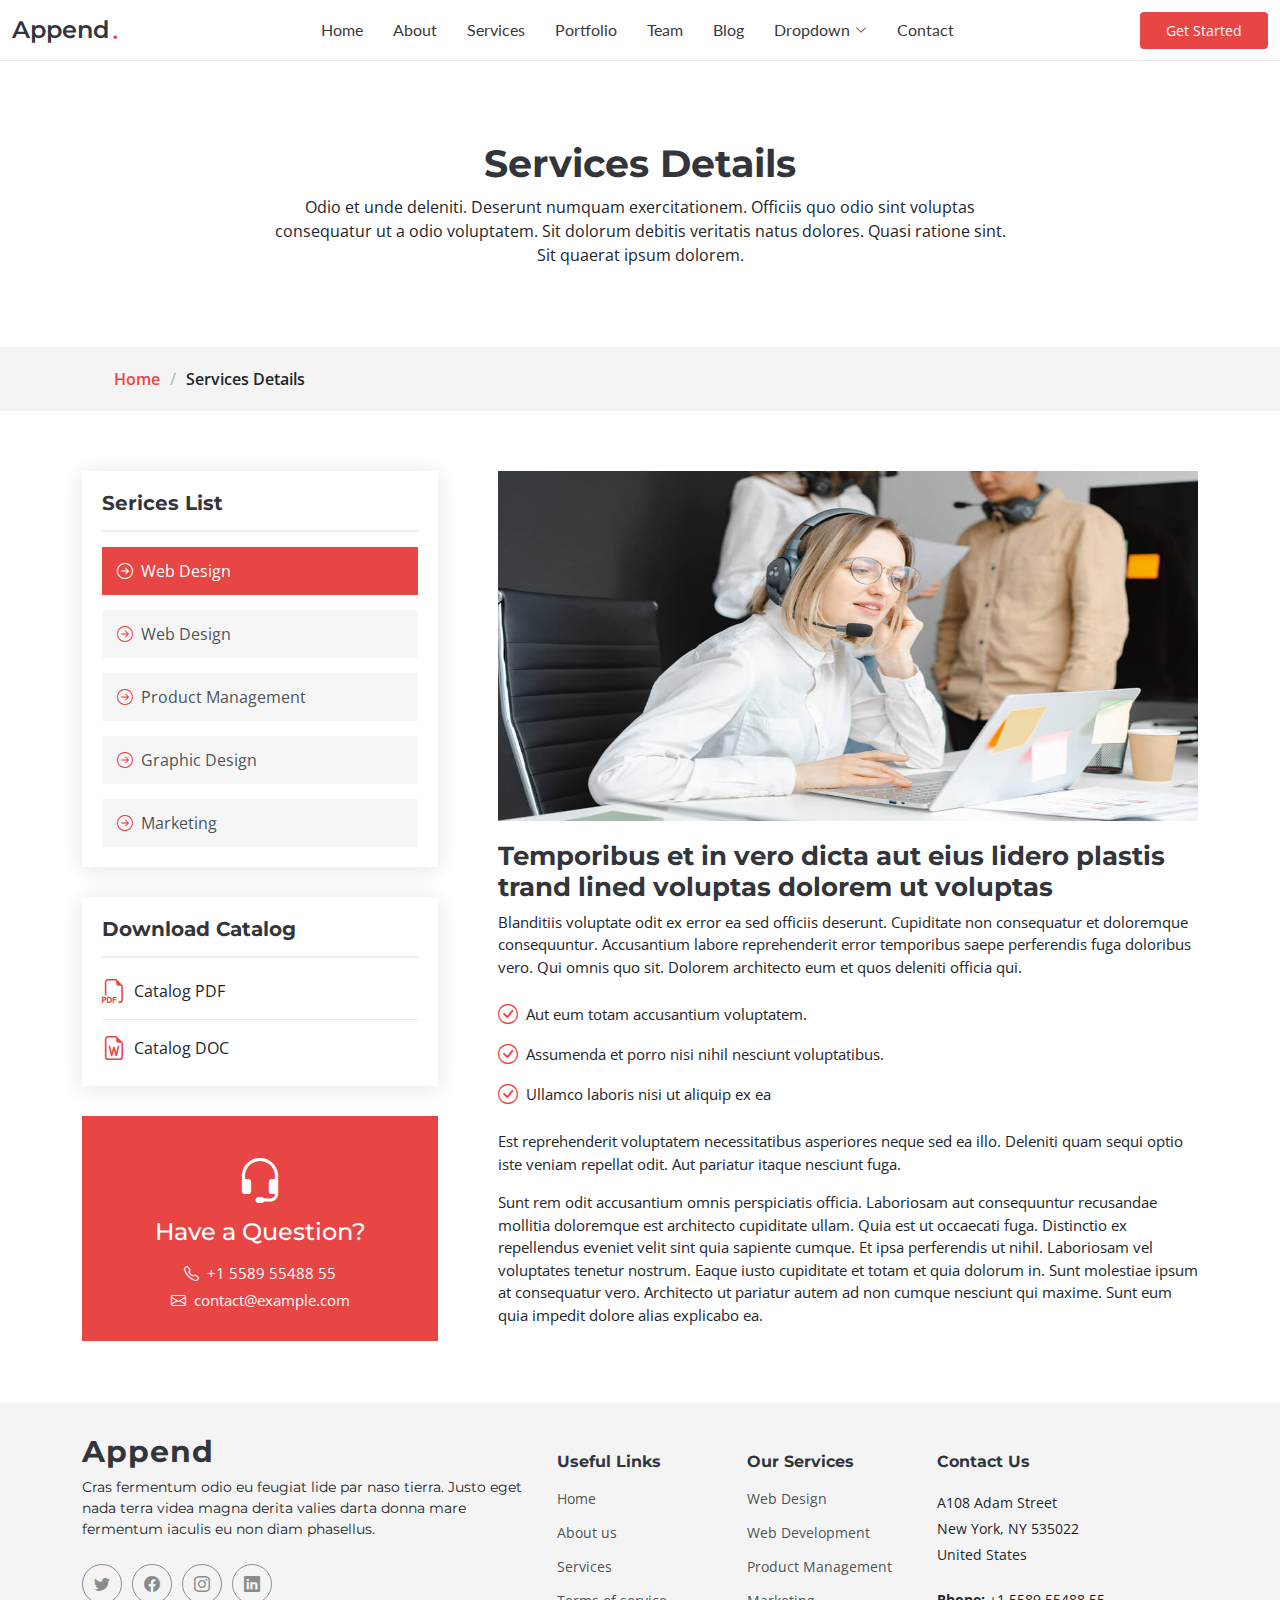
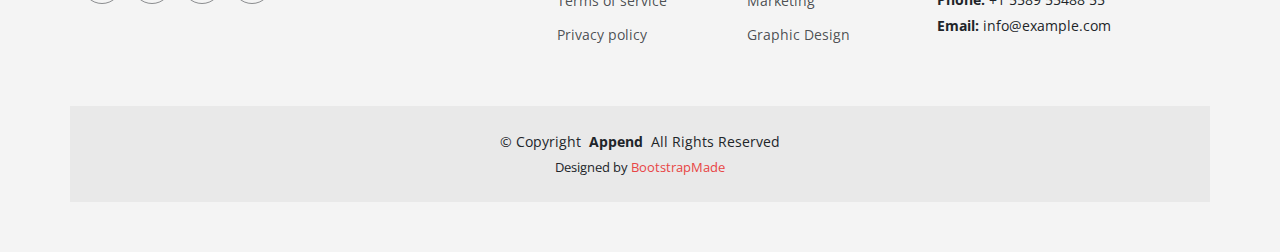
<file: services-details.html>
<!DOCTYPE html>
<html lang="en">

<head>
  <meta charset="utf-8">
  <meta content="width=device-width, initial-scale=1.0" name="viewport">

  <title>Services Details - Append Bootstrap Temlate</title>
  <meta content="" name="description">
  <meta content="" name="keywords">

  <!-- Favicons -->
  <link href="assets/img/favicon.png" rel="icon">
  <link href="assets/img/apple-touch-icon.png" rel="apple-touch-icon">

  <!-- Fonts -->
  <link href="https://fonts.googleapis.com" rel="preconnect">
  <link href="https://fonts.gstatic.com" rel="preconnect" crossorigin>
  <link href="https://fonts.googleapis.com/css2?family=Open+Sans:ital,wght@0,300;0,400;0,500;0,600;0,700;0,800;1,300;1,400;1,500;1,600;1,700;1,800&family=Montserrat:ital,wght@0,100;0,200;0,300;0,400;0,500;0,600;0,700;0,800;0,900;1,100;1,200;1,300;1,400;1,500;1,600;1,700;1,800;1,900&family=Lato:ital,wght@0,100;0,300;0,400;0,700;0,900;1,100;1,300;1,400;1,700;1,900&display=swap" rel="stylesheet">

  <!-- Vendor CSS Files -->
  <link href="assets/vendor/bootstrap/css/bootstrap.min.css" rel="stylesheet">
  <link href="assets/vendor/bootstrap-icons/bootstrap-icons.css" rel="stylesheet">
  <link href="assets/vendor/glightbox/css/glightbox.min.css" rel="stylesheet">
  <link href="assets/vendor/swiper/swiper-bundle.min.css" rel="stylesheet">
  <link href="assets/vendor/aos/aos.css" rel="stylesheet">

  <!-- Template Main CSS File -->
  <link href="assets/css/main.css" rel="stylesheet">

  <!-- =======================================================
  * Template Name: Append
  * Updated: Sep 18 2023 with Bootstrap v5.3.2
  * Template URL: https://bootstrapmade.com/append-bootstrap-website-template/
  * Author: BootstrapMade.com
  * License: https://bootstrapmade.com/license/
  ======================================================== -->
</head>

<body class="services-details-page" data-bs-spy="scroll" data-bs-target="#navmenu">

  <!-- ======= Header ======= -->
  <header id="header" class="header sticky-top d-flex align-items-center">
    <div class="container-fluid d-flex align-items-center justify-content-between">

      <a href="index.html" class="logo d-flex align-items-center me-auto me-xl-0">
        <!-- Uncomment the line below if you also wish to use an image logo -->
        <!-- <img src="assets/img/logo.png" alt=""> -->
        <h1>Append</h1>
        <span>.</span>
      </a>

      <!-- Nav Menu -->
      <nav id="navmenu" class="navmenu">
        <ul>
          <li><a href="index.html#hero">Home</a></li>
          <li><a href="index.html#about">About</a></li>
          <li><a href="index.html#services">Services</a></li>
          <li><a href="index.html#portfolio">Portfolio</a></li>
          <li><a href="index.html#team">Team</a></li>
          <li><a href="blog.html">Blog</a></li>
          <li class="dropdown has-dropdown"><a href="#"><span>Dropdown</span> <i class="bi bi-chevron-down"></i></a>
            <ul class="dd-box-shadow">
              <li><a href="#">Dropdown 1</a></li>
              <li class="dropdown has-dropdown"><a href="#"><span>Deep Dropdown</span> <i class="bi bi-chevron-down"></i></a>
                <ul class="dd-box-shadow">
                  <li><a href="#">Deep Dropdown 1</a></li>
                  <li><a href="#">Deep Dropdown 2</a></li>
                  <li><a href="#">Deep Dropdown 3</a></li>
                  <li><a href="#">Deep Dropdown 4</a></li>
                  <li><a href="#">Deep Dropdown 5</a></li>
                </ul>
              </li>
              <li><a href="#">Dropdown 2</a></li>
              <li><a href="#">Dropdown 3</a></li>
              <li><a href="#">Dropdown 4</a></li>
            </ul>
          </li>
          <li><a href="index.html#contact">Contact</a></li>
        </ul>

        <i class="mobile-nav-toggle d-xl-none bi bi-list"></i>
      </nav><!-- End Nav Menu -->

      <a class="btn-getstarted" href="index.html#about">Get Started</a>

    </div>
  </header><!-- End Header -->

  <main id="main">

    <!-- Services Details Page Title & Breadcrumbs -->
    <div data-aos="fade" class="page-title">
      <div class="heading">
        <div class="container">
          <div class="row d-flex justify-content-center text-center">
            <div class="col-lg-8">
              <h1>Services Details</h1>
              <p class="mb-0">Odio et unde deleniti. Deserunt numquam exercitationem. Officiis quo odio sint voluptas consequatur ut a odio voluptatem. Sit dolorum debitis veritatis natus dolores. Quasi ratione sint. Sit quaerat ipsum dolorem.</p>
            </div>
          </div>
        </div>
      </div>
      <nav class="breadcrumbs">
        <div class="container">
          <ol>
            <li><a href="index.html">Home</a></li>
            <li class="current">Services Details</li>
          </ol>
        </div>
      </nav>
    </div><!-- End Page Title -->

    <!-- Service-details Section - Services Details Page -->
    <section id="service-details" class="service-details">

      <div class="container">

        <div class="row gy-5">

          <div class="col-lg-4" data-aos="fade-up" data-aos-delay="100">

            <div class="service-box">
              <h4>Serices List</h4>
              <div class="services-list">
                <a href="#" class="active"><i class="bi bi-arrow-right-circle"></i><span>Web Design</span></a>
                <a href="#"><i class="bi bi-arrow-right-circle"></i><span>Web Design</span></a>
                <a href="#"><i class="bi bi-arrow-right-circle"></i><span>Product Management</span></a>
                <a href="#"><i class="bi bi-arrow-right-circle"></i><span>Graphic Design</span></a>
                <a href="#"><i class="bi bi-arrow-right-circle"></i><span>Marketing</span></a>
              </div>
            </div><!-- End Services List -->

            <div class="service-box">
              <h4>Download Catalog</h4>
              <div class="download-catalog">
                <a href="#"><i class="bi bi-filetype-pdf"></i><span>Catalog PDF</span></a>
                <a href="#"><i class="bi bi-file-earmark-word"></i><span>Catalog DOC</span></a>
              </div>
            </div><!-- End Services List -->

            <div class="help-box d-flex flex-column justify-content-center align-items-center">
              <i class="bi bi-headset help-icon"></i>
              <h4>Have a Question?</h4>
              <p class="d-flex align-items-center mt-2 mb-0"><i class="bi bi-telephone me-2"></i> <span>+1 5589 55488 55</span></p>
              <p class="d-flex align-items-center mt-1 mb-0"><i class="bi bi-envelope me-2"></i> <a href="mailto:contact@example.com">contact@example.com</a></span></p>
            </div>

          </div>

          <div class="col-lg-8 ps-lg-5" data-aos="fade-up" data-aos-delay="200">
            <img src="assets/img/services.jpg" alt="" class="img-fluid services-img">
            <h3>Temporibus et in vero dicta aut eius lidero plastis trand lined voluptas dolorem ut voluptas</h3>
            <p>
              Blanditiis voluptate odit ex error ea sed officiis deserunt. Cupiditate non consequatur et doloremque consequuntur. Accusantium labore reprehenderit error temporibus saepe perferendis fuga doloribus vero. Qui omnis quo sit. Dolorem architecto eum et quos deleniti officia qui.
            </p>
            <ul>
              <li><i class="bi bi-check-circle"></i> <span>Aut eum totam accusantium voluptatem.</span></li>
              <li><i class="bi bi-check-circle"></i> <span>Assumenda et porro nisi nihil nesciunt voluptatibus.</span></li>
              <li><i class="bi bi-check-circle"></i> <span>Ullamco laboris nisi ut aliquip ex ea</span></li>
            </ul>
            <p>
              Est reprehenderit voluptatem necessitatibus asperiores neque sed ea illo. Deleniti quam sequi optio iste veniam repellat odit. Aut pariatur itaque nesciunt fuga.
            </p>
            <p>
              Sunt rem odit accusantium omnis perspiciatis officia. Laboriosam aut consequuntur recusandae mollitia doloremque est architecto cupiditate ullam. Quia est ut occaecati fuga. Distinctio ex repellendus eveniet velit sint quia sapiente cumque. Et ipsa perferendis ut nihil. Laboriosam vel voluptates tenetur nostrum. Eaque iusto cupiditate et totam et quia dolorum in. Sunt molestiae ipsum at consequatur vero. Architecto ut pariatur autem ad non cumque nesciunt qui maxime. Sunt eum quia impedit dolore alias explicabo ea.
            </p>
          </div>

        </div>

      </div>

    </section><!-- End Service-details Section -->

  </main>

  <!-- ======= Footer ======= -->
  <footer id="footer" class="footer">

    <div class="container footer-top">
      <div class="row gy-4">
        <div class="col-lg-5 col-md-12 footer-about">
          <a href="index.html" class="logo d-flex align-items-center">
            <span>Append</span>
          </a>
          <p>Cras fermentum odio eu feugiat lide par naso tierra. Justo eget nada terra videa magna derita valies darta donna mare fermentum iaculis eu non diam phasellus.</p>
          <div class="social-links d-flex mt-4">
            <a href=""><i class="bi bi-twitter"></i></a>
            <a href=""><i class="bi bi-facebook"></i></a>
            <a href=""><i class="bi bi-instagram"></i></a>
            <a href=""><i class="bi bi-linkedin"></i></a>
          </div>
        </div>

        <div class="col-lg-2 col-6 footer-links">
          <h4>Useful Links</h4>
          <ul>
            <li><a href="#">Home</a></li>
            <li><a href="#">About us</a></li>
            <li><a href="#">Services</a></li>
            <li><a href="#">Terms of service</a></li>
            <li><a href="#">Privacy policy</a></li>
          </ul>
        </div>

        <div class="col-lg-2 col-6 footer-links">
          <h4>Our Services</h4>
          <ul>
            <li><a href="#">Web Design</a></li>
            <li><a href="#">Web Development</a></li>
            <li><a href="#">Product Management</a></li>
            <li><a href="#">Marketing</a></li>
            <li><a href="#">Graphic Design</a></li>
          </ul>
        </div>

        <div class="col-lg-3 col-md-12 footer-contact text-center text-md-start">
          <h4>Contact Us</h4>
          <p>A108 Adam Street</p>
          <p>New York, NY 535022</p>
          <p>United States</p>
          <p class="mt-4"><strong>Phone:</strong> <span>+1 5589 55488 55</span></p>
          <p><strong>Email:</strong> <span>info@example.com</span></p>
        </div>

      </div>
    </div>

    <div class="container copyright text-center mt-4">
      <p>&copy; <span>Copyright</span> <strong class="px-1">Append</strong> <span>All Rights Reserved</span></p>
      <div class="credits">
        <!-- All the links in the footer should remain intact. -->
        <!-- You can delete the links only if you've purchased the pro version. -->
        <!-- Licensing information: https://bootstrapmade.com/license/ -->
        <!-- Purchase the pro version with working PHP/AJAX contact form: [buy-url] -->
        Designed by <a href="https://bootstrapmade.com/">BootstrapMade</a>
      </div>
    </div>

  </footer><!-- End Footer -->

  <!-- Scroll Top Button -->
  <a href="#" id="scroll-top" class="scroll-top d-flex align-items-center justify-content-center"><i class="bi bi-arrow-up-short"></i></a>

  <!-- Preloader -->
  <div id="preloader">
    <div></div>
    <div></div>
    <div></div>
    <div></div>
  </div>

  <!-- Vendor JS Files -->
  <script src="assets/vendor/bootstrap/js/bootstrap.bundle.min.js"></script>
  <script src="assets/vendor/glightbox/js/glightbox.min.js"></script>
  <script src="assets/vendor/purecounter/purecounter_vanilla.js"></script>
  <script src="assets/vendor/isotope-layout/isotope.pkgd.min.js"></script>
  <script src="assets/vendor/swiper/swiper-bundle.min.js"></script>
  <script src="assets/vendor/aos/aos.js"></script>
  <script src="assets/vendor/php-email-form/validate.js"></script>

  <!-- Template Main JS File -->
  <script src="assets/js/main.js"></script>

</body>

</html>
</file>
<file: assets/css/main.css>
/**
* Template Name: Append
* Updated: Sep 18 2023 with Bootstrap v5.3.2
* Template URL: https://bootstrapmade.com/append-bootstrap-website-template/
* Author: BootstrapMade.com
* License: https://bootstrapmade.com/license/
*/

/*--------------------------------------------------------------
# Font & Color Variables
# Help: https://bootstrapmade.com/color-system/
--------------------------------------------------------------*/
/* Fonts */
:root {
  --default-font: "Open Sans", system-ui, -apple-system, "Segoe UI", Roboto, "Helvetica Neue", Arial, "Noto Sans", "Liberation Sans", sans-serif, "Apple Color Emoji", "Segoe UI Emoji", "Segoe UI Symbol", "Noto Color Emoji";
  --heading-font: "Montserrat", sans-serif;
  --nav-font: "Lato", sans-serif;
}

/* Global Colors */
:root {
  --background-color: #ffffff;
  --background-color-rgb: 255, 255, 255;
  --default-color: #212529;
  --default-color-rgb: 33, 37, 41;
  --primary-color: #e84545;
  --primary-color-rgb: 232, 69, 69;
  --secondary-color: #32353a;
  --secondary-color-rgb: 50, 53, 58;
  --contrast-color: #ffffff;
  --contrast-color-rgb: 255, 255, 255;
}

/* Nav Menu Colors */
:root {
  --nav-color: #3a3939;
  --nav-hover-color: #e84545;
  --nav-dropdown-color: #3a3939;
  --nav-dropdown-hover-color: #e84545;
  --nav-dropdown-background-color: #ffffff;
  --nav-mobile-background-color: #ffffff;
}

/* Smooth scroll */
:root {
  scroll-behavior: smooth;
}

/*--------------------------------------------------------------
# General
--------------------------------------------------------------*/
body {
  color: var(--default-color);
  background-color: var(--background-color);
  font-family: var(--default-font);
}

a {
  color: var(--primary-color);
  text-decoration: none;
  transition: 0.3s;
}

a:hover {
  color: rgba(var(--primary-color-rgb), 0.7);
  text-decoration: none;
}

h1,
h2,
h3,
h4,
h5,
h6 {
  color: var(--secondary-color);
  font-family: var(--heading-font);
}

section {
  color: var(--default-color);
  background-color: var(--background-color);
  padding: 60px 0;
  overflow: clip;
}

/*--------------------------------------------------------------
# Section Title
--------------------------------------------------------------*/
.section-title {
  text-align: center;
  padding-bottom: 60px;
}

.section-title h2 {
  font-size: 32px;
  font-weight: 700;
  position: relative;
}

.section-title h2:before,
.section-title h2:after {
  content: "";
  width: 50px;
  height: 2px;
  background: var(--primary-color);
  display: inline-block;
}

.section-title h2:before {
  margin: 0 15px 10px 0;
}

.section-title h2:after {
  margin: 0 0 10px 15px;
}

.section-title p {
  margin-bottom: 0;
}

.countries{
  /* padding: 54px 0; */
  /* background: #06041d; */
  font-family: "Jost",sans-serif!important;
}

.mapLocation {
  margin-top: 40px;
  display: -webkit-box;
  display: -webkit-flex;
  display: -moz-box;
  display: -ms-flexbox;
  display: flex;
  -webkit-box-orient: vertical;
  -webkit-box-direction: normal;
  -webkit-flex-direction: column;
  -moz-box-orient: vertical;
  -moz-box-direction: normal;
  -ms-flex-direction: column;
  flex-direction: column;
  -webkit-box-align: center;
  -webkit-align-items: center;
  -moz-box-align: center;
  -ms-flex-align: center;
  align-items: center;
  -webkit-box-pack: center;
  -webkit-justify-content: center;
  -moz-box-pack: center;
  -ms-flex-pack: center;
  justify-content: center;
}

.mapSubtract {
  width: auto;
}

.mapImage {
  position: relative;
  top: -50px;
  width: auto;
}

.services-img{
  height: 350px;
  width: 100%;
}

/*--------------------------------------------------------------
# Page Title & Breadcrumbs
--------------------------------------------------------------*/
.page-title {
  color: var(--default-color);
  background-color: var(--background-color);
}

.page-title .heading {
  padding: 80px 0;
  border-top: 1px solid rgba(var(--default-color-rgb), 0.1);
}

.page-title .heading h1 {
  font-size: 38px;
  font-weight: 700;
  color: var(--secondary-color);
}

.page-title nav {
  background-color: rgba(var(--default-color-rgb), 0.05);
  padding: 20px 0;
}

.page-title nav ol {
  display: flex;
  flex-wrap: wrap;
  list-style: none;
  margin: 0;
  font-size: 16px;
  font-weight: 600;
}

.page-title nav ol li+li {
  padding-left: 10px;
}

.page-title nav ol li+li::before {
  content: "/";
  display: inline-block;
  padding-right: 10px;
  color: rgba(var(--default-color-rgb), 0.3);
}

/*--------------------------------------------------------------
# Global Header
--------------------------------------------------------------*/
.header {
  --background-color: #ffffff;
  color: var(--default-color);
  background-color: var(--background-color);
  /* padding: 15px 0; */
  transition: all 0.5s;
  z-index: 997;
}

.header .logo img {
  max-height: 80px;
  margin-right: 6px;
  padding-left: 20px;
}

.header .logo h1 {
  font-size: 24px;
  margin: 0;
  font-weight: 600;
  color: var(--secondary-color);
}

.header .logo span {
  color: var(--primary-color);
  font-size: 24px;
  font-weight: 600;
  padding-left: 3px;
}

.header .btn-getstarted,
.header .btn-getstarted:focus {
  color: var(--contrast-color);
  background: var(--primary-color);
  font-size: 14px;
  padding: 8px 26px;
  margin: 0;
  border-radius: 4px;
  transition: 0.3s;
}

.header .btn-getstarted:hover,
.header .btn-getstarted:focus:hover {
  color: var(--contrast-color);
  background: rgba(var(--primary-color-rgb), 0.85);
}

@media (max-width: 1200px) {
  .header .logo {
    order: 1;
  }

  .header .btn-getstarted {
    order: 2;
    margin: 0 15px 0 0;
    padding: 6px 20px;
  }

  .header .navmenu {
    order: 3;
  }
}

/* Global Header on page scroll
------------------------------*/
.scrolled .header {
  --background-color: #ffffff;
  --secondary-color: #444444;
  --nav-color: #444444;
  --nav-hover-color: #e84545;
  box-shadow: 0 0 30px 10px rgba(0, 0, 0, 0.1);
}

/* Global Scroll Margin Top
------------------------------*/
section {
  scroll-margin-top: 90px;
}

@media (max-width: 1199px) {
  section {
    scroll-margin-top: 66px;
  }
}

/* Home Page Custom Header
------------------------------*/
.index-page .header {
  --background-color: #ffffff;
  --secondary-color: #444444;
  --nav-color: #444444;
  --nav-hover-color: #d83535;
}

/* Home Page Custom Header on page scroll
------------------------------*/
.index-page.scrolled .header {
  --background-color: #ffffff;
  --secondary-color: #444444;
  --nav-color: #444444;
  --nav-hover-color: #d83535;
}

/*--------------------------------------------------------------
# Navigation Menu
--------------------------------------------------------------*/
/* Desktop Navigation */
@media (min-width: 1200px) {
  .navmenu {
    padding: 0;
  }

  .navmenu ul {
    margin: 0;
    padding: 0;
    display: flex;
    list-style: none;
    align-items: center;
  }

  .navmenu li {
    position: relative;
  }

  .navmenu a,
  .navmenu a:focus {
    color: var(--nav-color);
    padding: 18px 15px;
    font-size: 16px;
    font-family: var(--nav-font);
    font-weight: 400;
    display: flex;
    align-items: center;
    justify-content: space-between;
    white-space: nowrap;
    transition: 0.3s;
  }

  .navmenu a i,
  .navmenu a:focus i {
    font-size: 12px;
    line-height: 0;
    margin-left: 5px;
    transition: 0.3s;
  }

  .navmenu li:last-child a {
    padding-right: 0;
  }

  .navmenu li:hover>a,
  .navmenu .active,
  .navmenu .active:focus {
    color: var(--nav-hover-color);
  }

  .navmenu .dropdown ul {
    margin: 0;
    padding: 10px 0;
    background: var(--nav-dropdown-background-color);
    display: block;
    position: absolute;
    visibility: hidden;
    left: 14px;
    top: 130%;
    opacity: 0;
    transition: 0.3s;
    border-radius: 4px;
    z-index: 99;
  }

  .navmenu .dropdown ul li {
    min-width: 200px;
  }

  .navmenu .dropdown ul a {
    padding: 10px 20px;
    font-size: 15px;
    text-transform: none;
    color: var(--nav-dropdown-color);
  }

  .navmenu .dropdown ul a i {
    font-size: 12px;
  }

  .navmenu .dropdown ul a:hover,
  .navmenu .dropdown ul .active:hover,
  .navmenu .dropdown ul li:hover>a {
    color: var(--nav-dropdown-hover-color);
  }

  .navmenu .dropdown:hover>ul {
    opacity: 1;
    top: 100%;
    visibility: visible;
  }

  .navmenu .dropdown .dropdown ul {
    top: 0;
    left: -90%;
    visibility: hidden;
  }

  .navmenu .dropdown .dropdown:hover>ul {
    opacity: 1;
    top: 0;
    left: -100%;
    visibility: visible;
  }

  .navmenu .megamenu {
    position: static;
  }

  .navmenu .megamenu ul {
    margin: 0;
    padding: 10px;
    background: var(--nav-dropdown-background-color);
    box-shadow: 0px 0px 20px rgba(var(--default-color-rgb), 0.1);
    display: block;
    position: absolute;
    top: 130%;
    left: 0;
    right: 0;
    visibility: hidden;
    opacity: 0;
    display: flex;
    transition: 0.3s;
    border-radius: 4px;
    z-index: 99;
  }

  .navmenu .megamenu ul li {
    flex: 1;
  }

  .navmenu .megamenu ul li a,
  .navmenu .megamenu ul li:hover>a {
    padding: 10px 20px;
    font-size: 15px;
    color: var(--nav-dropdown-color);
  }

  .navmenu .megamenu ul li a:hover,
  .navmenu .megamenu ul li .active,
  .navmenu .megamenu ul li .active:hover {
    color: var(--nav-dropdown-hover-color);
  }

  .navmenu .megamenu:hover>ul {
    opacity: 1;
    top: 100%;
    visibility: visible;
  }

  .navmenu .dd-box-shadow {
    box-shadow: 0px 0px 30px rgba(var(--default-color-rgb), 0.15);
  }
}

/* Mobile Navigation */
@media (max-width: 1199px) {
  .mobile-nav-toggle {
    color: var(--nav-color);
    font-size: 28px;
    line-height: 0;
    margin-right: 10px;
    cursor: pointer;
    transition: color 0.3s;
  }

  .navmenu {
    padding: 0;
    z-index: 9997;
  }

  .navmenu ul {
    display: none;
    position: absolute;
    inset: 60px 20px 20px 20px;
    padding: 10px 0;
    margin: 0;
    border-radius: 6px;
    background-color: var(--nav-mobile-background-color);
    overflow-y: auto;
    transition: 0.3s;
    z-index: 9998;
    box-shadow: 0px 0px 30px rgba(var(--default-color-rgb), 0.1);
  }

  .navmenu a,
  .navmenu a:focus {
    color: var(--nav-dropdown-color);
    padding: 10px 20px;
    font-family: var(--nav-font);
    font-size: 17px;
    font-weight: 500;
    display: flex;
    align-items: center;
    justify-content: space-between;
    white-space: nowrap;
    transition: 0.3s;
  }

  .navmenu a i,
  .navmenu a:focus i {
    font-size: 12px;
    line-height: 0;
    margin-left: 5px;
    width: 30px;
    height: 30px;
    display: flex;
    align-items: center;
    justify-content: center;
    border-radius: 50%;
    transition: 0.3s;
    background-color: rgba(var(--primary-color-rgb), 0.1);
  }

  .navmenu a i:hover,
  .navmenu a:focus i:hover {
    background-color: var(--primary-color);
    color: var(--contrast-color);
  }

  .navmenu a:hover,
  .navmenu .active,
  .navmenu .active:focus {
    color: var(--nav-dropdown-hover-color);
  }

  .navmenu .active i,
  .navmenu .active:focus i {
    background-color: var(--primary-color);
    color: var(--contrast-color);
    transform: rotate(180deg);
  }

  .navmenu .dropdown ul,
  .navmenu .megamenu ul {
    position: static;
    display: none;
    z-index: 99;
    padding: 10px 0;
    margin: 10px 20px;
    background-color: var(--nav-dropdown-background-color);
    transition: all 0.5s ease-in-out;
  }

  .navmenu .dropdown ul ul,
  .navmenu .megamenu ul ul {
    background-color: rgba(33, 37, 41, 0.1);
  }

  .navmenu .dropdown>.dropdown-active,
  .navmenu .megamenu>.dropdown-active {
    display: block;
    background-color: rgba(33, 37, 41, 0.03);
  }

  .mobile-nav-active {
    overflow: hidden;
  }

  .mobile-nav-active .mobile-nav-toggle {
    color: #fff;
    position: absolute;
    font-size: 32px;
    top: 15px;
    right: 15px;
    margin-right: 0;
    z-index: 9999;
  }

  .mobile-nav-active .navmenu {
    position: fixed;
    overflow: hidden;
    inset: 0;
    background: rgba(33, 37, 41, 0.8);
    transition: 0.3s;
  }

  .mobile-nav-active .navmenu>ul {
    display: block;
  }

  .btn-getstarted {
    display: none;
  }
}

/*--------------------------------------------------------------
# Scroll Top Button
--------------------------------------------------------------*/
.scroll-top {
  position: fixed;
  visibility: hidden;
  opacity: 0;
  right: 15px;
  bottom: 15px;
  z-index: 99999;
  background-color: var(--primary-color);
  width: 40px;
  height: 40px;
  border-radius: 4px;
  transition: all 0.4s;
}

.scroll-top i {
  font-size: 24px;
  color: #ffffff;
  line-height: 0;
}

.scroll-top:hover {
  background-color: rgba(var(--primary-color-rgb), 0.8);
  color: #ffffff;
}

.scroll-top.active {
  visibility: visible;
  opacity: 1;
}

/*--------------------------------------------------------------
# Preloader
--------------------------------------------------------------*/
#preloader {
  position: fixed;
  inset: 0;
  z-index: 9999;
  overflow: hidden;
  background-color: var(--background-color);
  transition: all 0.6s ease-out;
  width: 100%;
  height: 100vh;
  display: flex;
  align-items: center;
  justify-content: center;
}

#preloader div {
  width: 13px;
  height: 13px;
  background-color: var(--primary-color);
  border-radius: 50%;
  animation-timing-function: cubic-bezier(0, 1, 1, 0);
  position: absolute;
  left: 50%;
}

#preloader div:nth-child(1) {
  left: calc(50% + 8px);
  animation: animate-preloader-1 0.6s infinite;
}

#preloader div:nth-child(2) {
  left: calc(50% + 8px);
  animation: animate-preloader-2 0.6s infinite;
}

#preloader div:nth-child(3) {
  left: calc(50% + 32px);
  animation: animate-preloader-2 0.6s infinite;
}

#preloader div:nth-child(4) {
  left: calc(50% + 56px);
  animation: animate-preloader-3 0.6s infinite;
}

@keyframes animate-preloader-1 {
  0% {
    transform: scale(0);
  }

  100% {
    transform: scale(1);
  }
}

@keyframes animate-preloader-3 {
  0% {
    transform: scale(1);
  }

  100% {
    transform: scale(0);
  }
}

@keyframes animate-preloader-2 {
  0% {
    transform: translate(0, 0);
  }

  100% {
    transform: translate(24px, 0);
  }
}

/*--------------------------------------------------------------
# Disable aos animation delay on mobile devices
--------------------------------------------------------------*/
@media screen and (max-width: 768px) {
  [data-aos-delay] {
    transition-delay: 0 !important;
  }
}

/*--------------------------------------------------------------
# Footer
--------------------------------------------------------------*/
.footer {
  --background-color: #f4f4f4;
  color: var(--default-color);
  background-color: var(--background-color);
  font-size: 14px;
  padding-bottom: 50px;
}

.footer .footer-top {
  padding-top: 50px;
}

.footer .footer-about .logo {
  line-height: 0;
  margin-bottom: 25px;
}

.footer .footer-about .logo img {
  max-height: 40px;
  margin-right: 6px;
}

.footer .footer-about .logo span {
  color: var(--secondary-color);
  font-size: 30px;
  font-weight: 700;
  letter-spacing: 1px;
  font-family: var(--heading-font);
}

.footer .footer-about p {
  font-size: 14px;
  font-family: var(--heading-font);
}

.footer .social-links a {
  display: flex;
  align-items: center;
  justify-content: center;
  width: 40px;
  height: 40px;
  border-radius: 50%;
  border: 1px solid rgba(var(--default-color-rgb), 0.5);
  font-size: 16px;
  color: rgba(var(--default-color-rgb), 0.5);
  margin-right: 10px;
  transition: 0.3s;
}

.footer .social-links a:hover {
  color: var(--primary-color);
  border-color: var(--primary-color);
}

.footer h4 {
  color: var(--secondary-color);
  font-size: 16px;
  font-weight: bold;
  position: relative;
  padding-bottom: 12px;
}

.footer .footer-links {
  margin-bottom: 30px;
}

.footer .footer-links ul {
  list-style: none;
  padding: 0;
  margin: 0;
}

.footer .footer-links ul i {
  padding-right: 2px;
  font-size: 12px;
  line-height: 0;
}

.footer .footer-links ul li {
  padding: 10px 0;
  display: flex;
  align-items: center;
}

.footer .footer-links ul li:first-child {
  padding-top: 0;
}

.footer .footer-links ul a {
  color: rgba(var(--default-color-rgb), 0.8);
  display: inline-block;
  line-height: 1;
}

.footer .footer-links ul a:hover {
  color: var(--primary-color);
}

.footer .footer-contact p {
  margin-bottom: 5px;
}

.footer .copyright {
  padding-top: 25px;
  padding-bottom: 25px;
  background-color: rgba(var(--default-color-rgb), 0.05);
}

.footer .copyright p {
  margin-bottom: 0;
}

.footer .credits {
  margin-top: 6px;
  font-size: 13px;
}

/*--------------------------------------------------------------
# Home Page
--------------------------------------------------------------*/
/* Hero Section - Home Page
------------------------------*/
.hero {
  --default-color: #ffffff;
  --default-color-rgb: 255, 255, 255;
  --background-color: #000000;
  --background-color-rgb: 0, 0, 0;
  width: 100%;
  min-height: 100vh;
  position: relative;
  padding: 160px 0 80px 0;
  display: flex;
  align-items: center;
  justify-content: center;
}

.hero img {
  position: absolute;
  inset: 0;
  display: block;
  width: 100%;
  height: 100%;
  -o-object-fit: cover;
  object-fit: cover;
  z-index: 1;
}

.hero:before {
  content: "";
  background: rgba(var(--background-color-rgb), 0.5);
  position: absolute;
  inset: 0;
  z-index: 2;
}

.hero .container {
  position: relative;
  z-index: 3;
}

.hero h2 {
  color: var(--contrast-color);
  margin: 0;
  font-size: 44px;
  font-weight: 700;
}

.hero p {
  color: rgba(var(--default-color-rgb), 0.8);
  margin: 5px 0 0 0;
  font-size: 20px;
}

.hero .sign-up-form {
  margin-top: 20px;
  padding: 10px;
  border-radius: 7px;
  background: #fff;
  box-shadow: 0 15px 30px 0 rgba(0, 0, 0, 0.1);
}

.hero .sign-up-form .form-control {
  border: none;
}

.hero .sign-up-form .form-control:active,
.hero .sign-up-form .form-control:focus {
  outline: none;
  box-shadow: none;
}

.hero .sign-up-form input[type=submit] {
  box-shadow: 0 15px 30px 0 rgba(0, 0, 0, 0.2);
  background-color: var(--primary-color);
  border-color: var(--primary-color);
  padding: 8px 20px 10px 20px;
  border-radius: 7px;
  color: var(--contrast-color);
}

.hero .sign-up-form input[type=submit]:hover {
  background-color: rgba(var(--primary-color-rgb), 0.9);
}

@media (max-width: 768px) {
  .hero h2 {
    font-size: 32px;
  }

  .hero p {
    font-size: 18px;
  }
}

/* Clients Section - Home Page
------------------------------*/
.clients {
  padding: 10px 0;
}

.clients .client-logo {
  display: flex;
  justify-content: center;
  align-items: center;
  overflow: hidden;
}

.clients .client-logo img {
  padding: 40px;
  max-width: 80%;
  transition: 0.3s;
  opacity: 0.5;
  filter: grayscale(100);
}

.clients .client-logo img:hover {
  filter: none;
  opacity: 1;
}

@media (max-width: 640px) {
  .clients .client-logo img {
    padding: 20px;
  }
}

/* About Section - Home Page
------------------------------*/
.about {
  --background-color: #f4f4f4;
}

.about .content h3 {
  font-size: 16px;
  font-weight: 500;
  line-height: 19px;
  padding: 10px 20px;
  background: rgba(var(--primary-color-rgb), 0.05);
  color: var(--primary-color);
  border-radius: 7px;
  display: inline-block;
}

.about .content h2 {
  font-weight: 700;
}

.about .content p:last-child {
  margin-bottom: 0;
}

.about .content .read-more {
  background: var(--primary-color);
  color: var(--contrast-color);
  font-family: var(--heading-font);
  font-weight: 500;
  font-size: 16px;
  letter-spacing: 1px;
  padding: 12px 24px;
  border-radius: 5px;
  transition: 0.3s;
  display: inline-flex;
  align-items: center;
  justify-content: center;
}

.about .content .read-more i {
  font-size: 18px;
  margin-left: 5px;
  line-height: 0;
  transition: 0.3s;
}

.about .content .read-more:hover {
  background: rgba(var(--primary-color-rgb), 0.8);
  padding-right: 19px;
}

.about .content .read-more:hover i {
  margin-left: 10px;
}

.about .icon-box {
  padding: 50px 40px;
  box-shadow: 0px 10px 50px rgba(0, 0, 0, 0.1);
  border-radius: 10px;
  transition: all 0.3s ease-out 0s;
  background-color: #fff;
}

.about .icon-box i {
  width: 80px;
  height: 80px;
  border-radius: 50%;
  display: inline-flex;
  align-items: center;
  justify-content: center;
  margin-bottom: 24px;
  font-size: 32px;
  line-height: 0;
  transition: all 0.4s ease-out 0s;
  background-color: rgba(var(--primary-color-rgb), 0.05);
  color: var(--primary-color);
}

.about .icon-box h3 {
  margin-bottom: 10px;
  font-size: 24px;
  font-weight: 700;
}

.about .icon-box p {
  margin-bottom: 0;
}

.about .icon-box:hover i {
  background-color: var(--primary-color);
  color: var(--contrast-color);
}

.about .icon-boxes .col-md-6:nth-child(2) .icon-box,
.about .icon-boxes .col-md-6:nth-child(4) .icon-box {
  margin-top: -40px;
}

@media (max-width: 768px) {

  .about .icon-boxes .col-md-6:nth-child(2) .icon-box,
  .about .icon-boxes .col-md-6:nth-child(4) .icon-box {
    margin-top: 0;
  }
}

/* Stats Section - Home Page
------------------------------*/
.stats {
  --default-color: #ffffff;
  --default-color-rgb: 255, 255, 255;
  --background-color: #000000;
  --background-color-rgb: 0, 0, 0;
  position: relative;
  padding: 120px 0;
}

.stats img {
  position: absolute;
  inset: 0;
  display: block;
  width: 100%;
  height: 100%;
  -o-object-fit: cover;
  object-fit: cover;
  z-index: 1;
}

.stats:before {
  content: "";
  background: rgba(var(--background-color-rgb), 0.6);
  position: absolute;
  inset: 0;
  z-index: 2;
}

.stats .container {
  position: relative;
  z-index: 3;
}

.stats .stats-item {
  padding: 30px;
  width: 100%;
}

.stats .stats-item span {
  font-size: 48px;
  display: block;
  color: var(--default-color);
  font-weight: 700;
}

.stats .stats-item p {
  padding: 0;
  margin: 0;
  font-family: var(--heading-font);
  font-size: 16px;
  font-weight: 700;
  color: rgba(var(--default-color-rgb), 0.6);
}

/* Services Section - Home Page
------------------------------*/
.services .service-item {
  position: relative;
  padding-top: 40px;
}

.services .service-item:before {
  content: "";
  position: absolute;
  top: 0;
  left: 0;
  right: 0;
  height: 2px;
  background: rgba(var(--default-color-rgb), 0.1);
}

.services .service-item::after {
  content: "";
  position: absolute;
  top: 0;
  left: 0;
  width: 30px;
  height: 2px;
  background: var(--primary-color);
  border-right: 5px solid var(--background-color);
}

.services .service-item .icon {
  width: 48px;
  height: 48px;
  position: relative;
  margin-right: 50px;
  line-height: 0;
}

.services .service-item .icon i {
  color: rgba(var(--default-color-rgb), 0.7);
  font-size: 56px;
  transition: ease-in-out 0.3s;
  z-index: 2;
  position: relative;
}

.services .service-item .icon:before {
  position: absolute;
  content: "";
  height: 30px;
  width: 30px;
  background: rgba(var(--primary-color-rgb), 0.3);
  border-radius: 50px;
  z-index: 1;
  bottom: -15px;
  right: -15px;
  transition: 0.3s;
}

.services .service-item .title {
  font-weight: 700;
  margin-bottom: 15px;
  font-size: 18px;
}

.services .service-item .title a {
  color: var(--secondary-color);
}

.services .service-item .title a:hover {
  color: var(--primary-color);
}

.services .service-item .description {
  line-height: 24px;
  font-size: 14px;
}

/* Features Section - Home Page
------------------------------*/
.features .features-item {
  color: rgba(var(--default-color-rgb), 0.8);
}

.features .features-item+.features-item {
  margin-top: 100px;
}

@media (max-width: 768px) {
  .features .features-item+.features-item {
    margin-top: 40px;
  }
}

.features .features-item h3 {
  font-weight: 700;
  font-size: 26px;
}

.features .features-item .btn-get-started {
  background-color: var(--primary-color);
  color: var(--contrast-color);
  padding: 8px 30px 10px 30px;
  border-radius: 4px;
}

.features .features-item .btn-get-started:hover {
  background-color: rgba(var(--primary-color-rgb), 0.9);
}

.features .features-item ul {
  list-style: none;
  padding: 0;
}

.features .features-item ul li {
  padding-bottom: 10px;
  display: flex;
  align-items: flex-start;
}

.features .features-item ul li:last-child {
  padding-bottom: 0;
}

.features .features-item ul i {
  font-size: 20px;
  padding-right: 4px;
  color: var(--primary-color);
}

.features .features-item img {
  border: 6px solid var(--background-color);
  box-shadow: 0 15px 30px -10px rgba(0, 0, 0, 0.1);
}

.features .features-item .features-img-bg {
  position: relative;
  min-height: 500px;
}

@media (max-width: 640px) {
  .features .features-item .features-img-bg {
    min-height: 300px;
  }
}

.features .features-item .features-img-bg img {
  position: absolute;
  inset: 0;
  display: block;
  width: 100%;
  height: 100%;
  -o-object-fit: cover;
  object-fit: cover;
}

.features .features-item .image-stack {
  display: grid;
  position: relative;
  grid-template-columns: repeat(12, 1fr);
}

.features .features-item .image-stack .stack-back {
  grid-column: 4/-1;
  grid-row: 1;
  width: 100%;
  z-index: 1;
}

.features .features-item .image-stack .stack-front {
  grid-row: 1;
  grid-column: 1/span 8;
  margin-top: 20%;
  width: 100%;
  z-index: 2;
}

/* Portfolio Section - Home Page
------------------------------*/
.portfolio .portfolio-filters {
  padding: 0;
  margin: 0 auto 20px auto;
  list-style: none;
  text-align: center;
}

.portfolio .portfolio-filters li {
  cursor: pointer;
  display: inline-block;
  padding: 8px 20px 10px 20px;
  margin: 0;
  font-size: 15px;
  font-weight: 500;
  line-height: 1;
  margin-bottom: 5px;
  border-radius: 50px;
  transition: all 0.3s ease-in-out;
  font-family: var(--heading-font);
}

.portfolio .portfolio-filters li:hover,
.portfolio .portfolio-filters li.filter-active {
  color: var(--contrast-color);
  background-color: var(--primary-color);
}

.portfolio .portfolio-filters li:first-child {
  margin-left: 0;
}

.portfolio .portfolio-filters li:last-child {
  margin-right: 0;
}

@media (max-width: 575px) {
  .portfolio .portfolio-filters li {
    font-size: 14px;
    margin: 0 0 10px 0;
  }
}

.portfolio .portfolio-item {
  position: relative;
  overflow: hidden;
}

.portfolio .portfolio-item .portfolio-info {
  opacity: 0;
  position: absolute;
  left: 12px;
  right: 12px;
  bottom: -100%;
  z-index: 3;
  transition: all ease-in-out 0.5s;
  background: rgba(var(--background-color-rgb), 0.9);
  padding: 15px;
}

.portfolio .portfolio-item .portfolio-info h4 {
  font-size: 18px;
  font-weight: 600;
  padding-right: 50px;
}

.portfolio .portfolio-item .portfolio-info p {
  color: rgba(var(--default-color-rgb), 0.7);
  font-size: 14px;
  margin-bottom: 0;
  padding-right: 50px;
}

.portfolio .portfolio-item .portfolio-info .preview-link,
.portfolio .portfolio-item .portfolio-info .details-link {
  position: absolute;
  right: 50px;
  font-size: 24px;
  top: calc(50% - 14px);
  color: rgba(var(--default-color-rgb), 0.7);
  transition: 0.3s;
  line-height: 0;
}

.portfolio .portfolio-item .portfolio-info .preview-link:hover,
.portfolio .portfolio-item .portfolio-info .details-link:hover {
  color: var(--primary-color);
}

.portfolio .portfolio-item .portfolio-info .details-link {
  right: 14px;
  font-size: 28px;
}

.portfolio .portfolio-item:hover .portfolio-info {
  opacity: 1;
  bottom: 0;
}

/* Pricing Section - Home Page
------------------------------*/
.pricing {
  padding: 60px 0 120px 0;
}

.pricing .section-title {
  margin-bottom: 40px;
}

.pricing .pricing-item {
  box-shadow: 0 3px 20px -2px rgba(var(--default-color-rgb), 0.1);
  padding: 60px 40px;
  height: 100%;
  position: relative;
  border-radius: 15px;
}

.pricing h3 {
  font-weight: 600;
  margin-bottom: 15px;
  font-size: 20px;
  text-align: center;
}

.pricing .icon {
  margin: 30px auto 20px auto;
  width: 70px;
  height: 70px;
  background: var(--primary-color);
  border-radius: 50%;
  display: flex;
  align-items: center;
  justify-content: center;
  transition: 0.3s;
  transform-style: preserve-3d;
}

.pricing .icon i {
  color: var(--background-color);
  font-size: 28px;
  transition: ease-in-out 0.3s;
  line-height: 0;
}

.pricing .icon::before {
  position: absolute;
  content: "";
  height: 86px;
  width: 86px;
  border-radius: 50%;
  background: rgba(var(--primary-color-rgb), 0.2);
  transition: all 0.3s ease-out 0s;
  transform: translateZ(-1px);
}

.pricing .icon::after {
  position: absolute;
  content: "";
  height: 102px;
  width: 102px;
  border-radius: 50%;
  background: rgba(var(--primary-color-rgb), 0.1);
  transition: all 0.3s ease-out 0s;
  transform: translateZ(-2px);
}

.pricing h4 {
  font-size: 48px;
  color: var(--primary-color);
  font-weight: 700;
  font-family: var(--heading-font);
  margin-bottom: 25px;
  text-align: center;
}

.pricing h4 sup {
  font-size: 28px;
}

.pricing h4 span {
  color: rgba(var(--default-color-rgb), 0.5);
  font-size: 18px;
  font-weight: 400;
}

.pricing ul {
  padding: 20px 0;
  list-style: none;
  color: rgba(var(--default-color-rgb), 0.8);
  text-align: left;
  line-height: 20px;
}

.pricing ul li {
  padding: 10px 0;
  display: flex;
  align-items: center;
}

.pricing ul i {
  color: #059652;
  font-size: 24px;
  padding-right: 3px;
}

.pricing ul .na {
  color: rgba(var(--default-color-rgb), 0.3);
}

.pricing ul .na i {
  color: rgba(var(--default-color-rgb), 0.3);
}

.pricing ul .na span {
  text-decoration: line-through;
}

.pricing .buy-btn {
  color: rgba(var(--default-color-rgb), 0.8);
  background-color: var(--contrast-color);
  display: inline-block;
  padding: 10px 40px;
  border-radius: 4px;
  border: 1px solid rgba(var(--default-color-rgb), 0.2);
  transition: none;
  font-size: 16px;
  font-weight: 600;
  font-family: var(--heading-font);
  transition: 0.3s;
}

.pricing .buy-btn:hover {
  background-color: var(--primary-color);
  color: var(--contrast-color);
}

.pricing .featured {
  z-index: 10;
  border: 3px solid var(--primary-color);
}

.pricing .featured .buy-btn {
  background-color: var(--primary-color);
  color: var(--contrast-color);
}

.pricing .featured .buy-btn:hover {
  background-color: rgba(var(--primary-color-rgb), 0.9);
}

@media (min-width: 992px) {
  .pricing .featured {
    transform: scale(1.15);
  }
}

/* Faq Section - Home Page
------------------------------*/
.faq .content h3 {
  font-weight: 400;
  font-size: 34px;
}

.faq .content p {
  font-size: 15px;
  color: rgba(var(--default-color-rgb), 0.7);
}

.faq .faq-container .faq-item {
  position: relative;
  padding: 20px;
  margin-bottom: 20px;
  box-shadow: 0px 5px 25px 0px rgba(var(--default-color-rgb), 0.1);
  overflow: hidden;
}

.faq .faq-container .faq-item:last-child {
  margin-bottom: 0;
}

.faq .faq-container .faq-item h3 {
  font-weight: 600;
  font-size: 18px;
  line-height: 24px;
  margin: 0 30px 0 0;
  transition: 0.3s;
  cursor: pointer;
  display: flex;
  align-items: flex-start;
}

.faq .faq-container .faq-item h3 .num {
  color: var(--primary-color);
  padding-right: 5px;
}

.faq .faq-container .faq-item h3:hover {
  color: var(--primary-color);
}

.faq .faq-container .faq-item .faq-content {
  display: grid;
  grid-template-rows: 0fr;
  transition: 0.3s ease-in-out;
  visibility: hidden;
  opacity: 0;
}

.faq .faq-container .faq-item .faq-content p {
  margin-bottom: 0;
  overflow: hidden;
}

.faq .faq-container .faq-item .faq-toggle {
  position: absolute;
  top: 20px;
  right: 20px;
  font-size: 16px;
  line-height: 0;
  transition: 0.3s;
  cursor: pointer;
}

.faq .faq-container .faq-item .faq-toggle:hover {
  color: var(--primary-color);
}

.faq .faq-container .faq-active h3 {
  color: var(--primary-color);
}

.faq .faq-container .faq-active .faq-content {
  grid-template-rows: 1fr;
  visibility: visible;
  opacity: 1;
  padding-top: 10px;
}

.faq .faq-container .faq-active .faq-toggle {
  transform: rotate(90deg);
  color: var(--primary-color);
}

/* Team Section - Home Page
------------------------------*/
.team {
  --background-color: #f4f4f4;
}

.team .member {
  position: relative;
}

.team .member .member-img {
  margin: 0 80px;
  border-radius: 50%;
  overflow: hidden;
  position: relative;
  border: 4px solid var(--background-color);
  box-shadow: 0 15px 35px -10px rgba(0, 0, 0, 0.2);
}

@media (max-width: 1024px) {
  .team .member .member-img {
    margin: 0 60px;
  }
}

.team .member .member-img img {
  position: relative;
  z-index: 1;
}

.team .member .member-img .social {
  position: absolute;
  inset: 0;
  background-color: rgba(0, 0, 0, 0.6);
  display: flex;
  justify-content: center;
  align-items: center;
  z-index: 2;
  padding-bottom: 20px;
  transition: 0.3s;
  visibility: hidden;
  opacity: 0;
}

.team .member .member-img .social a {
  transition: 0.3s;
  color: var(--contrast-color);
  font-size: 20px;
  margin: 0 8px;
}

.team .member .member-img .social a:hover {
  color: var(--primary-color);
}

.team .member .member-info {
  margin-top: 30px;
}

.team .member .member-info h4 {
  font-weight: 700;
  margin-bottom: 6px;
  font-size: 18px;
}

.team .member .member-info span {
  font-style: italic;
  display: block;
  font-size: 15px;
  color: rgba(var(--default-color-rgb), 0.6);
  margin-bottom: 10px;
}

.team .member .member-info p {
  margin-bottom: 0;
  font-size: 14px;
}

.team .member:hover .member-img .social {
  padding-bottom: 0;
  visibility: visible;
  opacity: 1;
}

/* Call-to-action Section - Home Page
------------------------------*/
.call-to-action {
  --default-color: #ffffff;
  --background-color: #000000;
  --background-color-rgb: 0, 0, 0;
  padding: 80px 0;
  position: relative;
  -webkit-clip-path: inset(0);
  clip-path: inset(0);
}

.call-to-action img {
  position: fixed;
  top: 0;
  left: 0;
  display: block;
  width: 100%;
  height: 100%;
  -o-object-fit: cover;
  object-fit: cover;
  z-index: 1;
}

.call-to-action:before {
  content: "";
  background: rgba(var(--background-color-rgb), 0.5);
  position: absolute;
  inset: 0;
  z-index: 2;
}

.call-to-action .container {
  position: relative;
  z-index: 3;
}

.call-to-action h3 {
  font-size: 28px;
  font-weight: 700;
  color: var(--default-color);
}

.call-to-action p {
  color: var(--default-color);
}

.call-to-action .cta-btn {
  font-family: var(--heading-font);
  font-weight: 500;
  font-size: 16px;
  letter-spacing: 1px;
  display: inline-block;
  padding: 12px 40px;
  border-radius: 5px;
  transition: 0.5s;
  margin: 10px;
  border: 2px solid var(--contrast-color);
  color: var(--contrast-color);
}

.call-to-action .cta-btn:hover {
  background: var(--primary-color);
  border: 2px solid var(--primary-color);
}

/* Testimonials Section - Home Page
------------------------------*/
.testimonials {
  --background-color: #f4f4f4;
}

.testimonials .info h3 {
  font-weight: 700;
  font-size: 32px;
}

.testimonials .swiper {
  box-shadow: 0 15px 30px 0 rgba(0, 0, 0, 0.05);
  background-color: #fff;
}

.testimonials .testimonials-carousel,
.testimonials .testimonials-slider {
  overflow: hidden;
}

.testimonials .testimonial-item {
  box-sizing: content-box;
  min-height: 200px;
  position: relative;
  margin: 30px;
}

.testimonials .testimonial-item .testimonial-img {
  width: 90px;
  height: 90px;
  border-radius: 50px;
  border: 6px solid var(--background-color);
  margin-right: 10px;
}

.testimonials .testimonial-item h3 {
  font-size: 18px;
  font-weight: bold;
  margin: 10px 0 5px 0;
}

.testimonials .testimonial-item h4 {
  color: rgba(var(--default-color-rgb), 0.5);
  font-size: 14px;
  margin: 0;
}

.testimonials .testimonial-item .stars {
  margin: 10px 0;
}

.testimonials .testimonial-item .stars i {
  color: #ffc107;
  margin: 0 1px;
}

.testimonials .testimonial-item .quote-icon-left,
.testimonials .testimonial-item .quote-icon-right {
  color: rgba(var(--primary-color-rgb), 0.4);
  font-size: 26px;
  line-height: 0;
}

.testimonials .testimonial-item .quote-icon-left {
  display: inline-block;
  left: -5px;
  position: relative;
}

.testimonials .testimonial-item .quote-icon-right {
  display: inline-block;
  right: -5px;
  position: relative;
  top: 10px;
  transform: scale(-1, -1);
}

.testimonials .testimonial-item p {
  font-style: italic;
  margin: 15px auto 15px auto;
}

.testimonials .swiper-wrapper {
  height: auto;
}

.testimonials .swiper-pagination {
  margin-top: 20px;
  margin-bottom: 20px;
  position: relative;
}

.testimonials .swiper-pagination .swiper-pagination-bullet {
  width: 10px;
  height: 10px;
  background-color: rgba(var(--default-color-rgb), 0.15);
  opacity: 1;
  border: none;
}

.testimonials .swiper-pagination .swiper-pagination-bullet-active {
  background-color: var(--primary-color);
}

@media (max-width: 767px) {

  .testimonials .testimonials-carousel,
  .testimonials .testimonials-slider {
    overflow: hidden;
  }

  .testimonials .testimonial-item {
    margin: 15px;
  }
}

/* Recent-posts Section - Home Page
------------------------------*/
.recent-posts article {
  box-shadow: 0 4px 16px rgba(var(--default-color-rgb), 0.1);
  padding: 30px;
  height: 100%;
  border-radius: 10px;
  overflow: hidden;
}

.recent-posts .post-img {
  max-height: 240px;
  margin: -30px -30px 15px -30px;
  overflow: hidden;
}

.recent-posts .post-category {
  font-size: 16px;
  color: rgba(var(--default-color-rgb), 0.5);
  margin-bottom: 10px;
}

.recent-posts .title {
  font-size: 20px;
  font-weight: 600;
  padding: 0;
  margin: 0 0 20px 0;
}

.recent-posts .title a {
  color: var(--secondary-color);
  transition: 0.3s;
}

.recent-posts .title a:hover {
  color: var(--primary-color);
}

.recent-posts .post-author-img {
  width: 50px;
  border-radius: 50%;
  margin-right: 15px;
}

.recent-posts .post-author {
  font-weight: 600;
  margin-bottom: 5px;
}

.recent-posts .post-date {
  font-size: 14px;
  color: rgba(var(--default-color-rgb), 0.5);
  margin-bottom: 0;
}

/* Contact Section - Home Page
------------------------------*/
.contact .info-item {
  background: rgba(var(--default-color-rgb), 0.03);
  padding: 30px;
}

.contact .info-item i {
  font-size: 38px;
  line-height: 0;
  color: var(--primary-color);
}

.contact .info-item h3 {
  font-size: 20px;
  font-weight: 700;
  margin: 20px 0 10px 0;
}

.contact .info-item p {
  padding: 0;
  line-height: 24px;
  font-size: 14px;
  margin-bottom: 0;
}

.contact .php-email-form {
  background: rgba(var(--default-color-rgb), 0.03);
  padding: 30px;
  height: 100%;
}

.contact .php-email-form .error-message {
  display: none;
  background: #df1529;
  color: #ffffff;
  text-align: left;
  padding: 15px;
  margin-bottom: 24px;
  font-weight: 600;
}

.contact .php-email-form .sent-message {
  display: none;
  color: #ffffff;
  background: #059652;
  text-align: center;
  padding: 15px;
  margin-bottom: 24px;
  font-weight: 600;
}

.contact .php-email-form .loading {
  display: none;
  background: var(--background-color);
  text-align: center;
  padding: 15px;
  margin-bottom: 24px;
}

.contact .php-email-form .loading:before {
  content: "";
  display: inline-block;
  border-radius: 50%;
  width: 24px;
  height: 24px;
  margin: 0 10px -6px 0;
  border: 3px solid var(--primary-color);
  border-top-color: var(--background-color);
  animation: animate-loading 1s linear infinite;
}

.contact .php-email-form input[type=text],
.contact .php-email-form input[type=email],
.contact .php-email-form textarea {
  font-size: 14px;
  padding: 10px 15px;
  box-shadow: none;
  border-radius: 0;
  color: var(--default-color);
  background-color: rgba(var(--background-color-rgb), 0.5);
  border-color: rgba(var(--default-color-rgb), 0.2);
}

.contact .php-email-form input[type=text]:focus,
.contact .php-email-form input[type=email]:focus,
.contact .php-email-form textarea:focus {
  border-color: var(--primary-color);
}

.contact .php-email-form input[type=text]::-moz-placeholder,
.contact .php-email-form input[type=email]::-moz-placeholder,
.contact .php-email-form textarea::-moz-placeholder {
  color: rgba(var(--default-color-rgb), 0.3);
}

.contact .php-email-form input[type=text]::placeholder,
.contact .php-email-form input[type=email]::placeholder,
.contact .php-email-form textarea::placeholder {
  color: rgba(var(--default-color-rgb), 0.3);
}

.contact .php-email-form button[type=submit] {
  background: var(--primary-color);
  color: var(--contrast-color);
  border: 0;
  padding: 10px 30px;
  transition: 0.4s;
  border-radius: 4px;
}

.contact .php-email-form button[type=submit]:hover {
  background: rgba(var(--primary-color-rgb), 0.8);
}

@keyframes animate-loading {
  0% {
    transform: rotate(0deg);
  }

  100% {
    transform: rotate(360deg);
  }
}

/*--------------------------------------------------------------
# Portfolio Details Page
--------------------------------------------------------------*/
/* Portfolio-details Section - Portfolio Details Page
------------------------------*/
.portfolio-details .portfolio-details-slider img {
  width: 100%;
}

.portfolio-details .swiper-wrapper {
  height: auto;
}

.portfolio-details .swiper-button-prev,
.portfolio-details .swiper-button-next {
  width: 48px;
  height: 48px;
}

.portfolio-details .swiper-button-prev:after,
.portfolio-details .swiper-button-next:after {
  color: rgba(255, 255, 255, 0.8);
  background-color: rgba(0, 0, 0, 0.15);
  font-size: 24px;
  border-radius: 50%;
  width: 48px;
  height: 48px;
  display: flex;
  align-items: center;
  justify-content: center;
  transition: 0.3s;
}

.portfolio-details .swiper-button-prev:hover:after,
.portfolio-details .swiper-button-next:hover:after {
  background-color: rgba(0, 0, 0, 0.3);
}

@media (max-width: 575px) {

  .portfolio-details .swiper-button-prev,
  .portfolio-details .swiper-button-next {
    display: none;
  }
}

.portfolio-details .portfolio-info h3 {
  font-size: 22px;
  font-weight: 700;
  margin-bottom: 20px;
  padding-bottom: 20px;
  position: relative;
}

.portfolio-details .portfolio-info h3:after {
  content: "";
  position: absolute;
  display: block;
  width: 50px;
  height: 3px;
  background: var(--primary-color);
  left: 0;
  bottom: 0;
}

.portfolio-details .portfolio-info ul {
  list-style: none;
  padding: 0;
  font-size: 15px;
}

.portfolio-details .portfolio-info ul li {
  display: flex;
  flex-direction: column;
  padding-bottom: 15px;
}

.portfolio-details .portfolio-info ul strong {
  text-transform: uppercase;
  font-weight: 400;
  color: rgba(var(--default-color-rgb), 0.5);
  font-size: 14px;
}

.portfolio-details .portfolio-info .btn-visit {
  padding: 8px 40px;
  background: var(--primary-color);
  color: var(--contrast-color);
  border-radius: 50px;
  transition: 0.3s;
}

.portfolio-details .portfolio-info .btn-visit:hover {
  background: rgba(var(--primary-color-rgb), 0.8);
}

.portfolio-details .portfolio-description h2 {
  font-size: 26px;
  font-weight: 700;
  margin-bottom: 20px;
}

.portfolio-details .portfolio-description p {
  padding: 0;
}

.portfolio-details .portfolio-description .testimonial-item {
  padding: 30px 30px 0 30px;
  position: relative;
  background: rgba(var(--default-color-rgb), 0.03);
  margin-bottom: 50px;
}

.portfolio-details .portfolio-description .testimonial-item .testimonial-img {
  width: 90px;
  border-radius: 50px;
  border: 6px solid var(--background-color);
  float: left;
  margin: 0 10px 0 0;
}

.portfolio-details .portfolio-description .testimonial-item h3 {
  font-size: 18px;
  font-weight: bold;
  margin: 15px 0 5px 0;
  padding-top: 20px;
}

.portfolio-details .portfolio-description .testimonial-item h4 {
  font-size: 14px;
  color: #6c757d;
  margin: 0;
}

.portfolio-details .portfolio-description .testimonial-item .quote-icon-left,
.portfolio-details .portfolio-description .testimonial-item .quote-icon-right {
  color: rgba(var(--primary-color-rgb), 0.5);
  font-size: 26px;
  line-height: 0;
}

.portfolio-details .portfolio-description .testimonial-item .quote-icon-left {
  display: inline-block;
  left: -5px;
  position: relative;
}

.portfolio-details .portfolio-description .testimonial-item .quote-icon-right {
  display: inline-block;
  right: -5px;
  position: relative;
  top: 10px;
  transform: scale(-1, -1);
}

.portfolio-details .portfolio-description .testimonial-item p {
  font-style: italic;
  margin: 0 0 15px 0 0 0;
  padding: 0;
}

/*--------------------------------------------------------------
# Services Details Page
--------------------------------------------------------------*/
/* Service-details Section - Services Details Page
------------------------------*/
.service-details .service-box {
  padding: 20px;
  box-shadow: 0px 2px 20px rgba(var(--default-color-rgb), 0.12);
}

.service-details .service-box+.service-box {
  margin-top: 30px;
}

.service-details .service-box h4 {
  font-size: 20px;
  font-weight: 700;
  border-bottom: 2px solid rgba(var(--default-color-rgb), 0.08);
  padding-bottom: 15px;
  margin-bottom: 15px;
}

.service-details .services-list a {
  color: rgba(var(--default-color-rgb), 0.8);
  background-color: rgba(var(--default-color-rgb), 0.04);
  display: flex;
  align-items: center;
  padding: 12px 15px;
  margin-top: 15px;
  transition: 0.3s;
}

.service-details .services-list a:first-child {
  margin-top: 0;
}

.service-details .services-list a i {
  font-size: 16px;
  margin-right: 8px;
  color: var(--primary-color);
}

.service-details .services-list a.active {
  color: var(--contrast-color);
  background-color: var(--primary-color);
}

.service-details .services-list a.active i {
  color: var(--contrast-color);
}

.service-details .services-list a:hover {
  background-color: rgba(var(--primary-color-rgb), 0.05);
  color: var(--primary-color);
}

.service-details .download-catalog a {
  color: var(--default-color);
  display: flex;
  align-items: center;
  padding: 10px 0;
  transition: 0.3s;
  border-top: 1px solid rgba(var(--default-color-rgb), 0.1);
}

.service-details .download-catalog a:first-child {
  border-top: 0;
  padding-top: 0;
}

.service-details .download-catalog a:last-child {
  padding-bottom: 0;
}

.service-details .download-catalog a i {
  font-size: 24px;
  margin-right: 8px;
  color: var(--primary-color);
}

.service-details .download-catalog a:hover {
  color: var(--primary-color);
}

.service-details .help-box {
  background-color: var(--primary-color);
  color: var(--contrast-color);
  margin-top: 30px;
  padding: 30px 15px;
}

.service-details .help-box .help-icon {
  font-size: 48px;
}

.service-details .help-box h4,
.service-details .help-box a {
  color: var(--contrast-color);
}

.service-details .services-img {
  margin-bottom: 20px;
}

.service-details h3 {
  font-size: 26px;
  font-weight: 700;
}

.service-details p {
  font-size: 15px;
}

.service-details ul {
  list-style: none;
  padding: 0;
  font-size: 15px;
}

.service-details ul li {
  padding: 5px 0;
  display: flex;
  align-items: center;
}

.service-details ul i {
  font-size: 20px;
  margin-right: 8px;
  color: var(--primary-color);
}

/*--------------------------------------------------------------
# Blog Page
--------------------------------------------------------------*/
/* Blog Section - Blog Page
------------------------------*/
.blog .posts-list article {
  box-shadow: 0 4px 16px rgba(var(--default-color-rgb), 0.1);
  padding: 30px;
  height: 100%;
  border-radius: 10px;
  overflow: hidden;
}

.blog .posts-list .post-img {
  max-height: 240px;
  margin: -30px -30px 15px -30px;
  overflow: hidden;
}

.blog .posts-list .post-category {
  font-size: 16px;
  color: rgba(var(--default-color-rgb), 0.6);
  margin-bottom: 10px;
}

.blog .posts-list .title {
  font-size: 22px;
  font-weight: 700;
  padding: 0;
  margin: 0 0 20px 0;
}

.blog .posts-list .title a {
  color: var(--secondary-color);
  transition: 0.3s;
}

.blog .posts-list .title a:hover {
  color: var(--primary-color);
}

.blog .posts-list .post-author-img {
  width: 50px;
  border-radius: 50%;
  margin-right: 15px;
}

.blog .posts-list .post-author {
  font-weight: 600;
  margin-bottom: 5px;
}

.blog .posts-list .post-date {
  font-size: 14px;
  color: rgba(var(--default-color-rgb), 0.6);
  margin-bottom: 0;
}

.blog .pagination {
  margin-top: 30px;
  color: rgba(var(--default-color-rgb), 0.6);
}

.blog .pagination ul {
  display: flex;
  padding: 0;
  margin: 0;
  list-style: none;
}

.blog .pagination li {
  margin: 0 5px;
  transition: 0.3s;
}

.blog .pagination li a {
  color: rgba(var(--default-color-rgb), 0.6);
  padding: 7px 16px;
  display: flex;
  align-items: center;
  justify-content: center;
}

.blog .pagination li.active,
.blog .pagination li:hover {
  background: var(--primary-color);
  color: var(--contrast-color);
}

.blog .pagination li.active a,
.blog .pagination li:hover a {
  color: var(--contrast-color);
}

/*--------------------------------------------------------------
# Blog Details Page
--------------------------------------------------------------*/
/* Blog-details Section - Blog Details Page
------------------------------*/
.blog-details .article {
  box-shadow: 0 4px 16px rgba(var(--default-color-rgb), 0.1);
  padding: 30px;
}

.blog-details .post-img {
  margin: -30px -30px 20px -30px;
  overflow: hidden;
}

.blog-details .title {
  color: var(--secondary-color);
  font-size: 28px;
  font-weight: 700;
  padding: 0;
  margin: 30px 0;
}

.blog-details .content {
  margin-top: 20px;
}

.blog-details .content h3 {
  font-size: 22px;
  margin-top: 30px;
  font-weight: bold;
}

.blog-details .content blockquote {
  overflow: hidden;
  background-color: rgba(var(--default-color-rgb), 0.05);
  padding: 60px;
  position: relative;
  text-align: center;
  margin: 20px 0;
}

.blog-details .content blockquote p {
  color: var(--default-color);
  line-height: 1.6;
  margin-bottom: 0;
  font-style: italic;
  font-weight: 500;
  font-size: 22px;
}

.blog-details .content blockquote:after {
  content: "";
  position: absolute;
  left: 0;
  top: 0;
  bottom: 0;
  width: 3px;
  background-color: var(--primary-color);
  margin-top: 20px;
  margin-bottom: 20px;
}

.blog-details .meta-top {
  margin-top: 20px;
  color: rgba(var(--default-color-rgb), 0.6);
}

.blog-details .meta-top ul {
  display: flex;
  flex-wrap: wrap;
  list-style: none;
  align-items: center;
  padding: 0;
  margin: 0;
}

.blog-details .meta-top ul li+li {
  padding-left: 20px;
}

.blog-details .meta-top i {
  font-size: 16px;
  margin-right: 8px;
  line-height: 0;
  color: rgba(var(--default-color-rgb), 0.6);
}

.blog-details .meta-top a {
  color: rgba(var(--default-color-rgb), 0.6);
  font-size: 14px;
  display: inline-block;
  line-height: 1;
}

.blog-details .meta-bottom {
  padding-top: 10px;
  border-top: 1px solid rgba(var(--default-color-rgb), 0.1);
}

.blog-details .meta-bottom i {
  color: rgba(var(--default-color-rgb), 0.6);
  display: inline;
}

.blog-details .meta-bottom a {
  color: rgba(var(--default-color-rgb), 0.6);
  transition: 0.3s;
}

.blog-details .meta-bottom a:hover {
  color: var(--primary-color);
}

.blog-details .meta-bottom .cats {
  list-style: none;
  display: inline;
  padding: 0 20px 0 0;
  font-size: 14px;
}

.blog-details .meta-bottom .cats li {
  display: inline-block;
}

.blog-details .meta-bottom .tags {
  list-style: none;
  display: inline;
  padding: 0;
  font-size: 14px;
}

.blog-details .meta-bottom .tags li {
  display: inline-block;
}

.blog-details .meta-bottom .tags li+li::before {
  padding-right: 6px;
  color: var(--default-color);
  content: ",";
}

.blog-details .meta-bottom .share {
  font-size: 16px;
}

.blog-details .meta-bottom .share i {
  padding-left: 5px;
}

.blog-details .sidebar {
  padding: 30px;
  box-shadow: 0 4px 16px rgba(var(--default-color-rgb), 0.1);
}

.blog-details .sidebar .sidebar-title {
  color: var(--secondary-color);
  font-size: 20px;
  font-weight: 700;
  padding: 0;
  margin: 0;
}

.blog-details .sidebar .sidebar-item+.sidebar-item {
  margin-top: 40px;
}

.blog-details .sidebar .search-form form {
  background: var(--background-color);
  border: 1px solid rgba(var(--default-color-rgb), 0.3);
  padding: 3px 10px;
  position: relative;
}

.blog-details .sidebar .search-form form input[type=text] {
  border: 0;
  padding: 4px;
  border-radius: 4px;
  width: calc(100% - 40px);
  background-color: var(--background-color);
  color: var(--default-color);
}

.blog-details .sidebar .search-form form input[type=text]:focus {
  outline: none;
}

.blog-details .sidebar .search-form form button {
  background: var(--primary-color);
  color: var(--background-color);
  position: absolute;
  top: 0;
  right: 0;
  bottom: 0;
  border: 0;
  font-size: 16px;
  padding: 0 15px;
  margin: -1px;
  transition: 0.3s;
  border-radius: 0 4px 4px 0;
  line-height: 0;
}

.blog-details .sidebar .search-form form button i {
  line-height: 0;
}

.blog-details .sidebar .search-form form button:hover {
  background: rgba(var(--primary-color-rgb), 0.8);
}

.blog-details .sidebar .categories ul {
  list-style: none;
  padding: 0;
}

.blog-details .sidebar .categories ul li+li {
  padding-top: 10px;
}

.blog-details .sidebar .categories ul a {
  color: rgba(var(--default-color-rgb), 0.8);
  transition: 0.3s;
}

.blog-details .sidebar .categories ul a:hover {
  color: var(--primary-color);
}

.blog-details .sidebar .categories ul a span {
  padding-left: 5px;
  color: rgba(var(--default-color-rgb), 0.5);
  font-size: 14px;
}

.blog-details .sidebar .recent-posts .post-item {
  display: flex;
  margin-top: 15px;
}

.blog-details .sidebar .recent-posts img {
  width: 80px;
  margin-right: 15px;
}

.blog-details .sidebar .recent-posts h4 {
  font-size: 15px;
  font-weight: bold;
  margin-bottom: 5px;
}

.blog-details .sidebar .recent-posts h4 a {
  color: var(--default-color);
  transition: 0.3s;
}

.blog-details .sidebar .recent-posts h4 a:hover {
  color: var(--primary-color);
}

.blog-details .sidebar .recent-posts time {
  display: block;
  font-style: italic;
  font-size: 14px;
  color: rgba(var(--default-color-rgb), 0.5);
}

.blog-details .sidebar .tags {
  margin-bottom: -10px;
}

.blog-details .sidebar .tags ul {
  list-style: none;
  padding: 0;
}

.blog-details .sidebar .tags ul li {
  display: inline-block;
}

.blog-details .sidebar .tags ul a {
  color: rgba(var(--default-color-rgb), 0.7);
  font-size: 14px;
  padding: 6px 14px;
  margin: 0 6px 8px 0;
  border: 1px solid rgba(var(--default-color-rgb), 0.4);
  display: inline-block;
  transition: 0.3s;
}

.blog-details .sidebar .tags ul a:hover {
  color: var(--background-color);
  border: 1px solid var(--primary-color);
  background: var(--primary-color);
}

.blog-details .sidebar .tags ul a span {
  padding-left: 5px;
  color: rgba(var(--default-color-rgb), 0.4);
  font-size: 14px;
}

.blog-details .blog-author {
  padding: 20px;
  margin-top: 30px;
  box-shadow: 0 4px 16px rgba(var(--default-color-rgb), 0.1);
}

.blog-details .blog-author img {
  max-width: 120px;
  margin-right: 20px;
}

.blog-details .blog-author h4 {
  font-weight: 600;
  font-size: 20px;
  margin-bottom: 0px;
  padding: 0;
  color: rgba(var(--default-color-rgb), 0.8);
}

.blog-details .blog-author .social-links {
  margin: 0 10px 10px 0;
}

.blog-details .blog-author .social-links a {
  color: rgba(var(--default-color-rgb), 0.4);
  margin-right: 5px;
}

.blog-details .blog-author p {
  font-style: italic;
  color: rgba(var(--default-color-rgb), 0.7);
  margin-bottom: 0;
}

.blog-details .comments {
  margin-top: 30px;
}

.blog-details .comments .comments-count {
  font-weight: bold;
}

.blog-details .comments .comment {
  margin-top: 30px;
  position: relative;
}

.blog-details .comments .comment .comment-img {
  margin-right: 14px;
}

.blog-details .comments .comment .comment-img img {
  width: 60px;
}

.blog-details .comments .comment h5 {
  font-size: 16px;
  margin-bottom: 2px;
}

.blog-details .comments .comment h5 a {
  font-weight: bold;
  color: var(--default-color);
  transition: 0.3s;
}

.blog-details .comments .comment h5 a:hover {
  color: var(--primary-color);
}

.blog-details .comments .comment h5 .reply {
  padding-left: 10px;
  color: rgba(var(--default-color-rgb), 0.8);
}

.blog-details .comments .comment h5 .reply i {
  font-size: 20px;
}

.blog-details .comments .comment time {
  display: block;
  font-size: 14px;
  color: rgba(var(--default-color-rgb), 0.6);
  margin-bottom: 5px;
}

.blog-details .comments .comment.comment-reply {
  padding-left: 40px;
}

.blog-details .comments .reply-form {
  margin-top: 30px;
  padding: 30px;
  box-shadow: 0 4px 16px rgba(var(--default-color-rgb), 0.1);
}

.blog-details .comments .reply-form h4 {
  font-weight: bold;
  font-size: 22px;
}

.blog-details .comments .reply-form p {
  font-size: 14px;
}

.blog-details .comments .reply-form input {
  background-color: var(--background-color);
  color: var(--default-color);
  border: 1px solid rgba(var(--default-color-rgb), 0.3);
  font-size: 14px;
  border-radius: 4px;
  padding: 10px 10px;
}

.blog-details .comments .reply-form input:focus {
  box-shadow: none;
  border-color: var(--primary-color);
}

.blog-details .comments .reply-form textarea {
  background-color: var(--background-color);
  color: var(--default-color);
  border: 1px solid rgba(var(--default-color-rgb), 0.3);
  border-radius: 4px;
  padding: 10px 10px;
  font-size: 14px;
  height: 120px;
}

.blog-details .comments .reply-form textarea:focus {
  box-shadow: none;
  border-color: var(--primary-color);
}

.blog-details .comments .reply-form .form-group {
  margin-bottom: 25px;
}

.blog-details .comments .reply-form .btn-primary {
  border-radius: 4px;
  padding: 10px 20px;
  border: 0;
  background-color: var(--primary-color);
  color: var(--contrast-color);
}

.blog-details .comments .reply-form .btn-primary:hover {
  color: var(--contrast-color);
  background-color: rgba(var(--primary-color-rgb), 0.8);
}

/* ============================== */

  
  .card{
    border: none;
    transition: all 500ms cubic-bezier(0.19, 1, 0.22, 1);
   overflow:hidden;
   border-radius:15px;
   min-height:250px;
     box-shadow: 0 0 12px 0 rgba(0,0,0,0.2);
  
   @media (max-width: 768px) {
    min-height:350px;
  }
  
  @media (max-width: 420px) {
    min-height:300px;
  }
  
   &.card-has-bg{
   transition: all 500ms cubic-bezier(0.19, 1, 0.22, 1);
    background-size:120%;
    background-repeat:no-repeat;
    background-position: center center;
    &:before {
      content: '';
      position: absolute;
      top: 0;
      right: 0;
      bottom: 0;
      left: 0;
      /* background: inherit; */
      -webkit-filter: grayscale(1);
    -moz-filter: grayscale(100%);
    -ms-filter: grayscale(100%);
    -o-filter: grayscale(100%);
    filter: grayscale(100%);}
  
    &:hover {
      transform: scale(0.98);
       box-shadow: 0 0 5px -2px rgba(0,0,0,0.3);
      background-size:130%;
       transition: all 500ms cubic-bezier(0.19, 1, 0.22, 1);
  
      .card-img-overlay {
        --background-color-rgb: 0, 0, 0;
        transition: all 800ms cubic-bezier(0.19, 1, 0.22, 1);
        background: rgba(238, 243, 245, 0);
       background: linear-gradient(0deg, rgba(138, 138, 138, 0.119) 0%, rgb(172, 171, 171) 100%);
       }
    }
  }
   .card-footer{
    background: none;
     border-top: none;
      .media{
       img{
         border:solid 3px rgba(255,255,255,0.3);
       }
     }
   }
    .card-title{font-weight:800}
   .card-meta{color:rgba(0,0,0,0.3);
    text-transform:uppercase;
     font-weight:500;
     letter-spacing:2px;}
   .card-body{ 
     transition: all 500ms cubic-bezier(0.19, 1, 0.22, 1);
   
  
    }
   &:hover {
     .card-body{
       margin-top:30px;
       transition: all 800ms cubic-bezier(0.19, 1, 0.22, 1);
     }
   cursor: pointer;
   transition: all 800ms cubic-bezier(0.19, 1, 0.22, 1);
  }
  .card-img-overlay {
    transition: all 800ms cubic-bezier(0.19, 1, 0.22, 1);
    background: rgba(238, 243, 245, 0);
    --background-color-rgb: 0, 0, 0;
    background: linear-gradient(0deg, rgba(222, 222, 222, 0.415) 0%, rgb(36, 36, 36) 100%);
   }
  }
  @media (max-width: 767px){
    
  }
</file>
